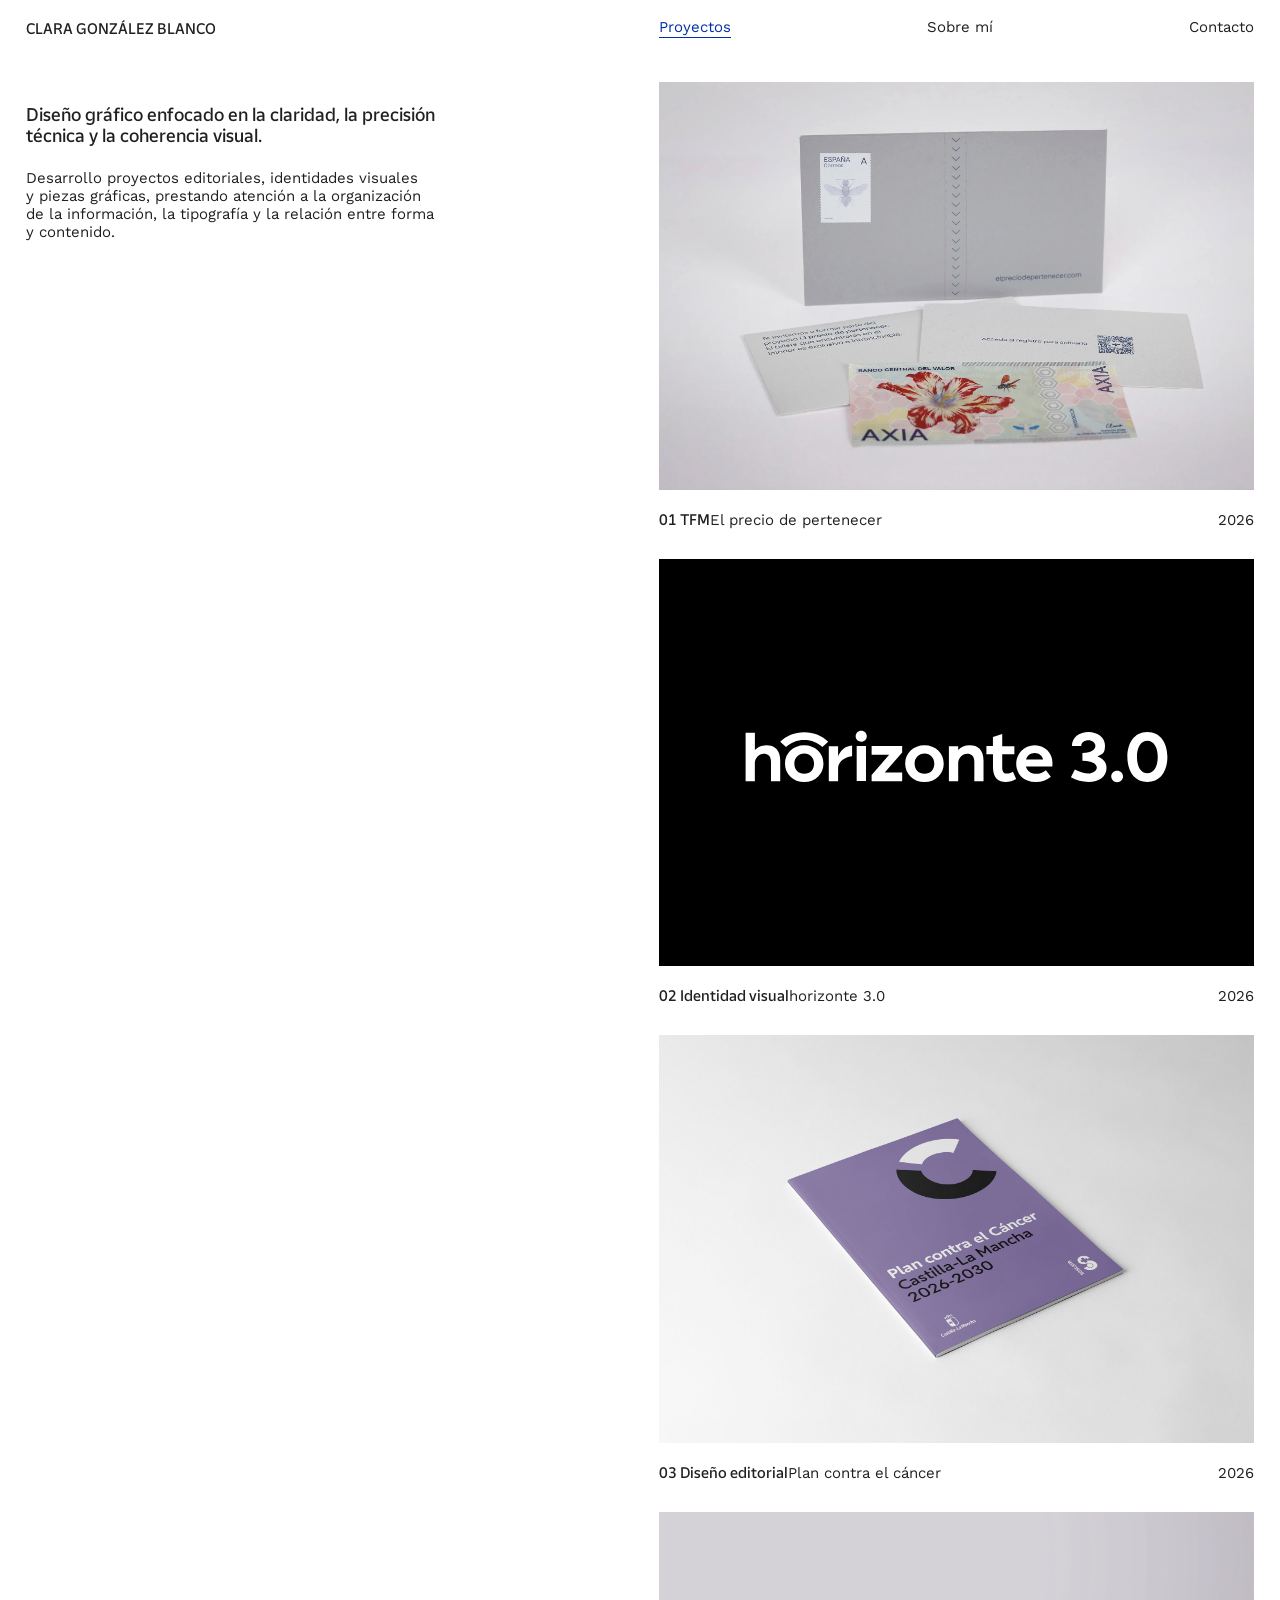
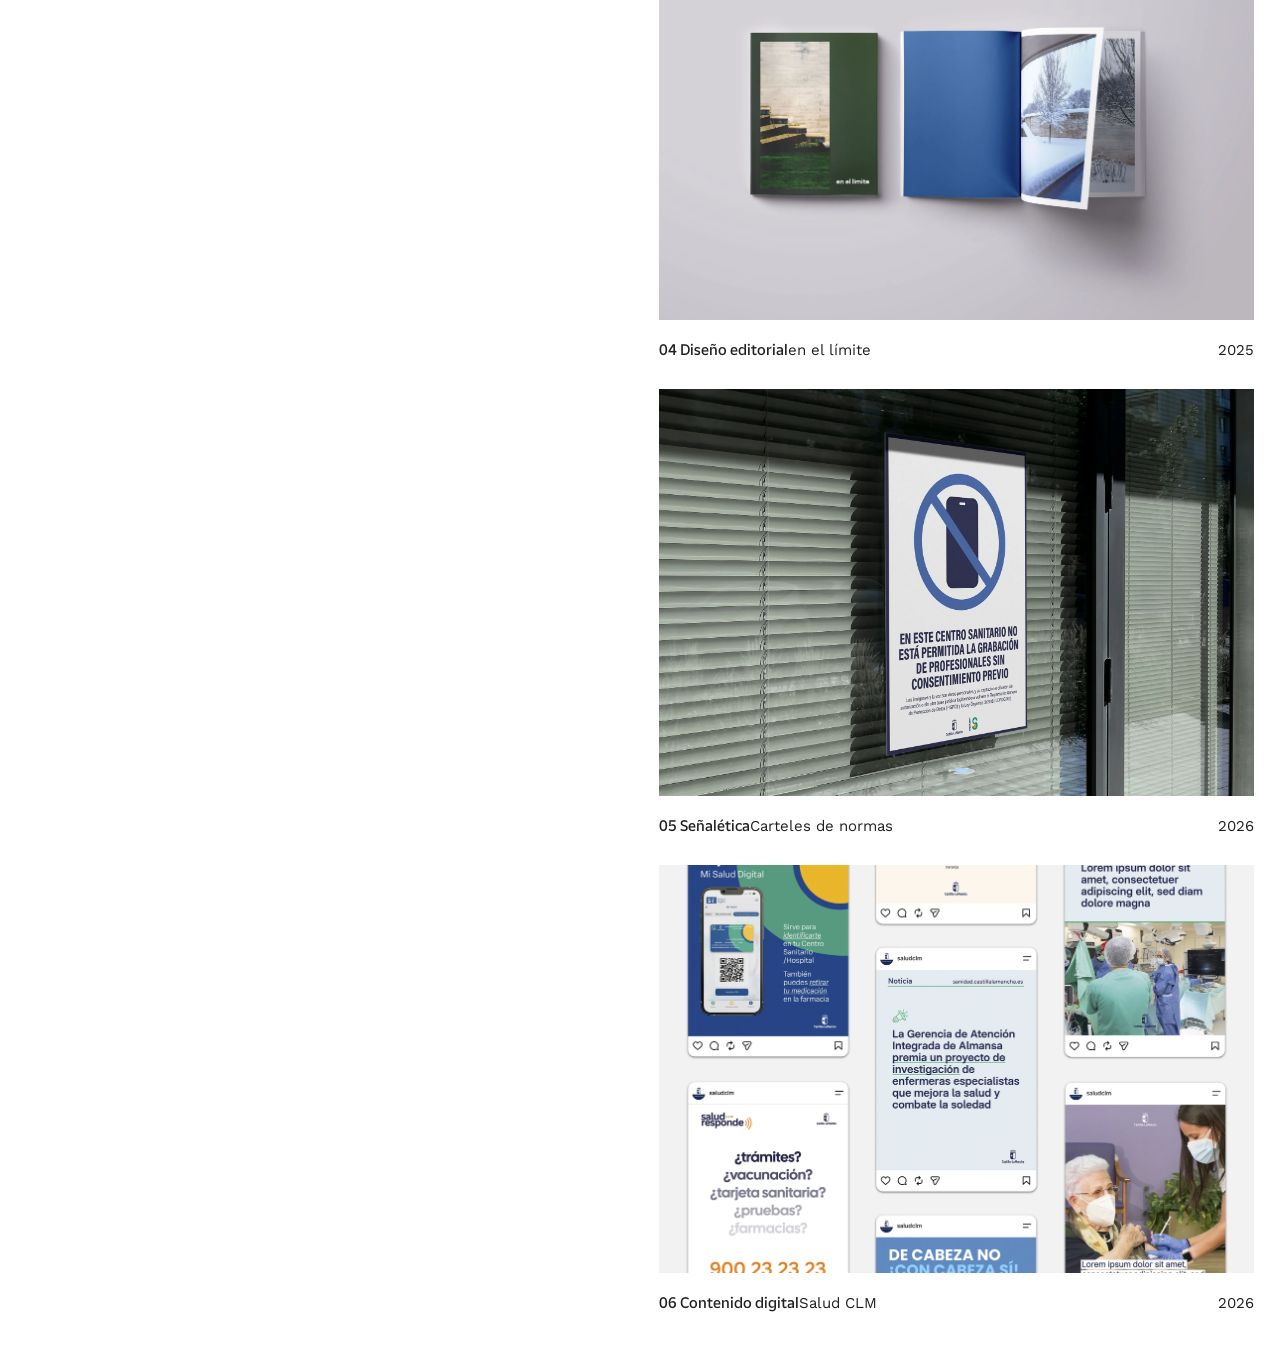
<file: index.html>
<!DOCTYPE html>
<html lang="es">
  <head>
    <meta charset="utf-8"><meta name="viewport" content="width=device-width, initial-scale=1"><link rel="preload" href="fonts/CarteroRegular.otf" as="font" type="font/otf" crossorigin><link rel="preload" href="fonts/CarteroBold.otf" as="font" type="font/otf" crossorigin><link rel="preload" href="fonts/WorkSans-Regular.ttf" as="font" type="font/ttf" crossorigin><link rel="preload" as="image" href="img/epdp1.webp" fetchpriority="high"><link rel="preload" as="image" href="img/ho3.0_portada.svg">
    <meta name="description" content="Portfolio de Clara González Blanco, diseñadora gráfica.">
    <link rel="icon" href="img/favicon/favicon.svg?v=3" type="image/svg+xml"><link rel="icon" href="img/favicon/favicon.ico?v=3" sizes="48x48"><link rel="apple-touch-icon" href="img/favicon/apple-touch-icon.png?v=3"><title>Clara González Blanco</title>
    <link rel="stylesheet" href="css/tipos.css?v=42"><link rel="stylesheet" href="css/style.css?v=42"><link rel="stylesheet" href="css/responsive.css?v=42">
    <script>
      (function(d){try{if("IntersectionObserver"in window&&!matchMedia("(prefers-reduced-motion: reduce)").matches)d.classList.add("anim")}catch(e){}})(document.documentElement);setTimeout(function(){if(!window.__animOk)document.documentElement.classList.remove("anim")},3000)
    </script>
    <script src="js/animaciones.js?v=42" defer>
    </script>
  </head>
  <body class="portfolio-home">
    <header class="site-header">
      <div class="header-inner">
        <a class="brand" href="index.html">CLARA GONZÁLEZ BLANCO</a>
        <nav class="site-nav" aria-label="Navegación principal">
          <a href="index.html" aria-current="page">Proyectos</a><a href="sobre-mi.html">Sobre mí</a><a href="contacto.html">Contacto</a>
        </nav>
      </div>
    </header>
    <main class="portfolio-grid">
      <aside class="portfolio-intro">
        <p class="intro-copy">
          Diseño gráfico enfocado en la claridad, la precisión técnica y la coherencia visual.
        </p>
        <p>
          Desarrollo proyectos editoriales, identidades visuales y piezas gráficas, prestando atención a la organización de la información, la tipografía y la relación entre forma y contenido.
        </p>
      </aside>
      <section class="portfolio-projects" id="proyectos" aria-label="Proyectos">
        <a class="portfolio-project" href="proyectos/el-precio-de-pertenecer.html">
        <span class="thumb"><img src="img/epdp1.webp" alt="Billete conceptual de El precio de pertenecer" fetchpriority="high"></span>
        <div class="portfolio-project-meta">
          <span><strong>01 TFM</strong><span class="project-name">El precio de pertenecer</span></span><span>2026</span>
        </div>
        </a>
        <a class="portfolio-project" href="proyectos/proyecto-horizonte3.0.html">
        <span class="thumb"><img loading="lazy" decoding="async" src="img/ho3.0_portada.svg" alt="Identidad visual horizonte 3.0"></span>
        <div class="portfolio-project-meta">
          <span><strong>02 Identidad visual</strong>horizonte 3.0</span><span>2026</span>
        </div>
        </a>
        <a class="portfolio-project" href="proyectos/plan-cancer.html">
        <span class="thumb"><img src="img/plan_cancer_portada.jpg" alt="Mockup del Plan contra el cáncer" fetchpriority="auto" decoding="async"></span>
        <div class="portfolio-project-meta">
          <span><strong>03 Diseño editorial</strong>Plan contra el cáncer</span><span>2026</span>
        </div>
        </a>
        <a class="portfolio-project" href="proyectos/en-el-limite.html">
        <span class="thumb"><img src="img/en_el_limite.webp" alt="Cubierta e interior del libro «en el límite»" fetchpriority="auto" decoding="async"></span>
        <div class="portfolio-project-meta">
          <span><strong>04 Diseño editorial</strong>en el límite</span><span>2025</span>
        </div>
        </a>
        <a class="portfolio-project" href="proyectos/carteles-normas.html">
        <span class="thumb"><img loading="lazy" decoding="async" src="img/normas_v2.webp" alt="Cartel de prohibición de grabar colocado en una ventana"></span>
        <div class="portfolio-project-meta">
          <span><strong>05 Señalética</strong>Carteles de normas</span><span>2026</span>
        </div>
        </a>
        <a class="portfolio-project" href="proyectos/contenido-digital.html">
        <span class="thumb" aria-hidden="true"><img loading="lazy" decoding="async" src="img/portada_posts.webp" alt="Diseño de posts de Instagram para saludclm"></span>
        <div class="portfolio-project-meta">
          <span><strong>06 Contenido digital</strong>Salud CLM</span><span>2026</span>
        </div>
        </a>
      </section>
    </main>
  </body>
</html>
</file>
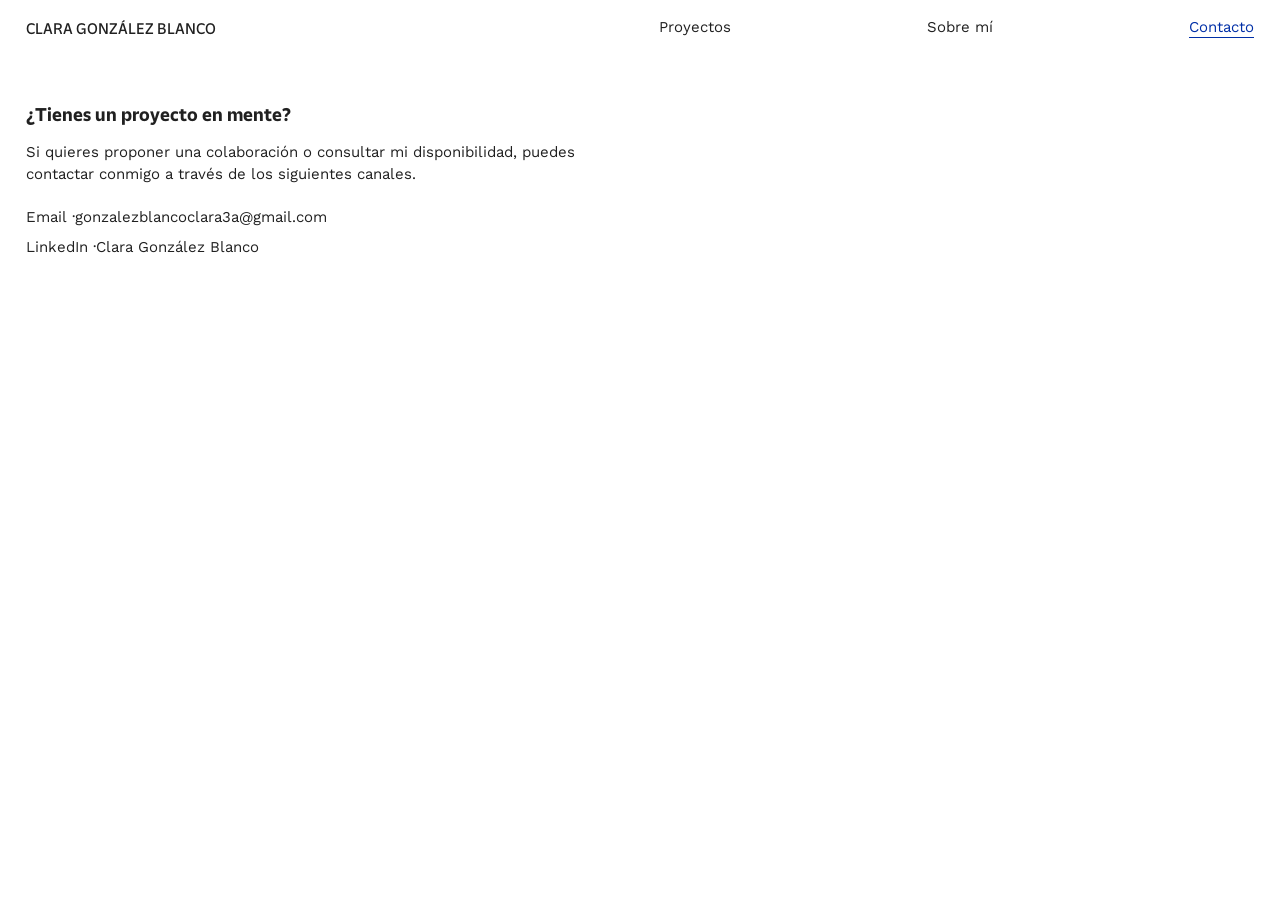
<file: contacto.html>
<!DOCTYPE html>
<html lang="es">
  <head>
    <meta charset="utf-8"><meta name="viewport" content="width=device-width, initial-scale=1"><link rel="preload" href="fonts/CarteroRegular.otf" as="font" type="font/otf" crossorigin><link rel="preload" href="fonts/CarteroBold.otf" as="font" type="font/otf" crossorigin><link rel="preload" href="fonts/WorkSans-Regular.ttf" as="font" type="font/ttf" crossorigin>
    <meta name="description" content="Contacto de Clara González Blanco."><link rel="icon" href="img/favicon/favicon.svg?v=3" type="image/svg+xml"><link rel="icon" href="img/favicon/favicon.ico?v=3" sizes="48x48"><link rel="apple-touch-icon" href="img/favicon/apple-touch-icon.png?v=3"><title>Contacto</title>
    <link rel="stylesheet" href="css/tipos.css?v=42"><link rel="stylesheet" href="css/style.css?v=42"><link rel="stylesheet" href="css/responsive.css?v=42">
    <script>
      (function(d){try{if("IntersectionObserver"in window&&!matchMedia("(prefers-reduced-motion: reduce)").matches)d.classList.add("anim")}catch(e){}})(document.documentElement);setTimeout(function(){if(!window.__animOk)document.documentElement.classList.remove("anim")},3000)
    </script>
    <script src="js/animaciones.js?v=42" defer>
    </script>
  </head>
  <body class="contact-page">
    <header class="site-header">
      <div class="header-inner">
        <a class="brand" href="index.html">CLARA GONZÁLEZ BLANCO</a>
        <nav class="site-nav" aria-label="Navegación principal">
          <a href="index.html">Proyectos</a><a href="sobre-mi.html">Sobre mí</a><a href="contacto.html" aria-current="page">Contacto</a>
        </nav>
      </div>
    </header>
    <main class="contact-simple">
      <h1>
        ¿Tienes un proyecto en mente?
      </h1>
      <p>
        Si quieres proponer una colaboración o consultar mi disponibilidad, puedes contactar conmigo a través de los siguientes canales.
      </p>
      <p class="contact-line">
        Email ·<a href="mailto:gonzalezblancoclara3a@gmail.com">gonzalezblancoclara3a@gmail.com</a>
      </p>
      <p class="contact-line">
        LinkedIn ·<a href="https://www.linkedin.com/in/clara-gonz%C3%A1lez-blanco-802003390/" target="_blank" rel="noreferrer">Clara González Blanco</a>
      </p>
    </main>
  </body>
</html>
</file>
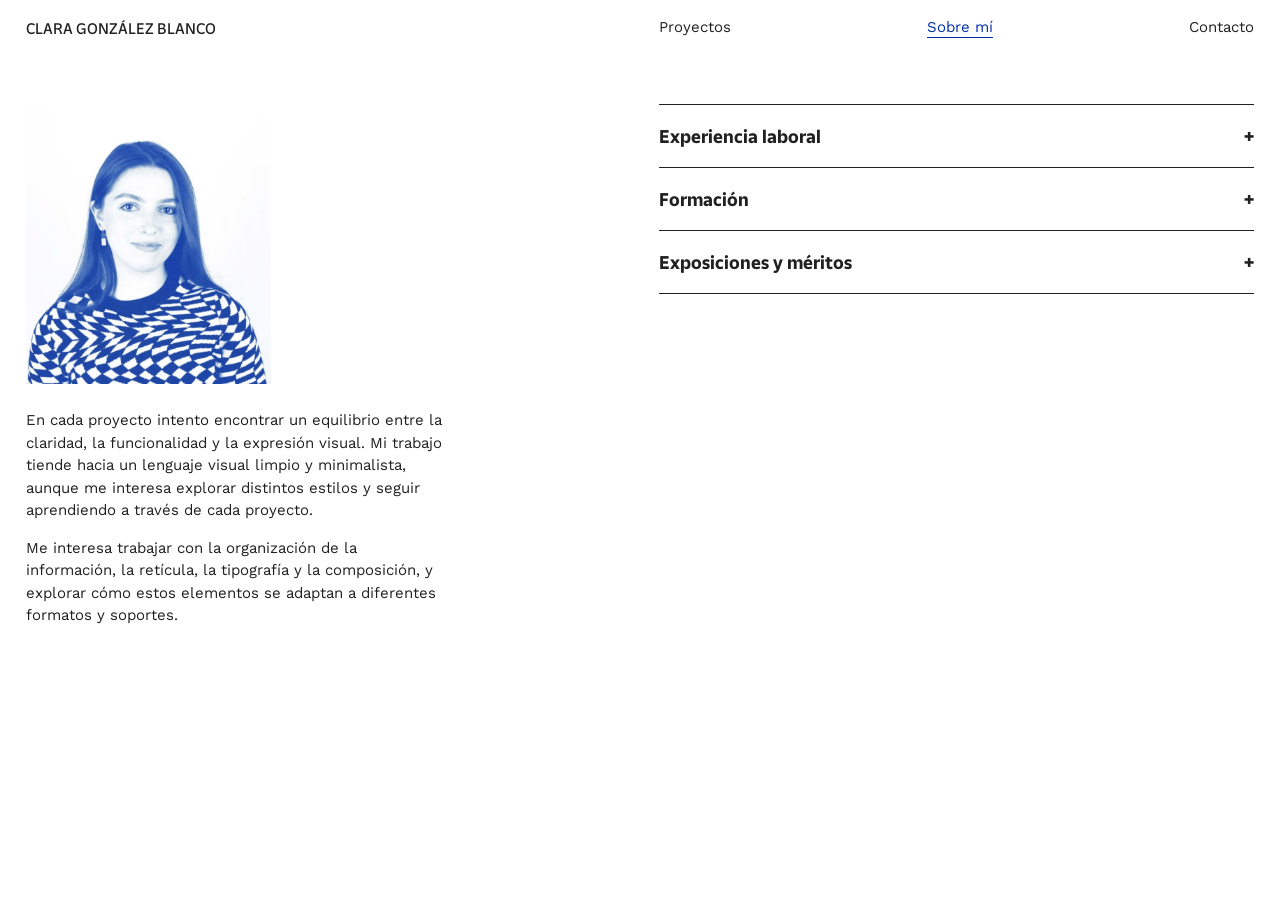
<file: sobre-mi.html>
<!DOCTYPE html>
<html lang="es">
  <head>
    <meta charset="utf-8"><meta name="viewport" content="width=device-width, initial-scale=1"><link rel="preload" href="fonts/CarteroRegular.otf" as="font" type="font/otf" crossorigin><link rel="preload" href="fonts/CarteroBold.otf" as="font" type="font/otf" crossorigin><link rel="preload" href="fonts/WorkSans-Regular.ttf" as="font" type="font/ttf" crossorigin><link rel="preload" as="image" href="img/retrato.jpeg" fetchpriority="high">
    <meta name="description" content="Sobre Clara González Blanco, diseñadora gráfica.">
    <link rel="icon" href="img/favicon/favicon.svg?v=3" type="image/svg+xml"><link rel="icon" href="img/favicon/favicon.ico?v=3" sizes="48x48"><link rel="apple-touch-icon" href="img/favicon/apple-touch-icon.png?v=3"><title>Sobre mí</title>
    <link rel="stylesheet" href="css/tipos.css?v=42"><link rel="stylesheet" href="css/style.css?v=42"><link rel="stylesheet" href="css/responsive.css?v=42">
    <script>
      (function(d){try{if("IntersectionObserver"in window&&!matchMedia("(prefers-reduced-motion: reduce)").matches)d.classList.add("anim")}catch(e){}})(document.documentElement);setTimeout(function(){if(!window.__animOk)document.documentElement.classList.remove("anim")},3000)
    </script>
    <script src="js/animaciones.js?v=42" defer>
    </script>
  </head>
  <body class="about-page">
    <header class="site-header">
      <div class="header-inner">
        <a class="brand" href="index.html">CLARA GONZÁLEZ BLANCO</a>
        <nav class="site-nav" aria-label="Navegación principal">
          <a href="index.html">Proyectos</a><a href="sobre-mi.html" aria-current="page">Sobre mí</a><a href="contacto.html">Contacto</a>
        </nav>
      </div>
    </header>
    <main class="about-grid">
      <aside class="about-fixed">
        <img src="img/retrato.jpeg" alt="Retrato de Clara González Blanco" fetchpriority="high">
        <p>
          En cada proyecto intento encontrar un equilibrio entre la claridad, la funcionalidad y la expresión visual. Mi trabajo tiende hacia un lenguaje visual limpio y minimalista, aunque me interesa explorar distintos estilos y seguir aprendiendo a través de cada proyecto.
        </p>
        <p>
          Me interesa trabajar con la organización de la información, la retícula, la tipografía y la composición, y explorar cómo estos elementos se adaptan a diferentes formatos y soportes.
        </p>
      </aside>
      <section class="about-accordions" aria-label="Información profesional">
        <details class="cv-accordion">
          <summary>
            Experiencia laboral<span>+</span>
          </summary>
          <div class="accordion-content">
            <h3>
              Consejería de Sanidad<span>2026</span>
            </h3>
            <p>
              Diseñadora gráfica en el Gabinete de la Consejería de Sanidad de Castilla-La Mancha.
            </p>
            <ul>
              <li>
                <strong>Creación de Contenido Digital:</strong>Diseño y elaboración de piezas gráficas para redes sociales y entornos web.
              </li>
              <li>
                <strong>Apoyo en Identidad Visual Corporativa:</strong>Maquetación de documentos corporativos, creación de logotipos, definición de paletas de colores y elaboración de plantillas, contribuyendo al mantenimiento y desarrollo de la imagen de marca de la empresa.
              </li>
              <li>
                <strong>Adaptación de Formatos y Artes Finales:</strong>Ajuste y preparación de artes finales para diferentes medios y soportes.
              </li>
            </ul>
          </div>
        </details>
        <details class="cv-accordion">
          <summary>
            Formación<span>+</span>
          </summary>
          <div class="accordion-content">
            <h3>
              Diseño Gráfico<span>2024_2026</span>
            </h3>
            <p>
              Escuela de Grabado y Diseño Gráfico, Fábrica Nacional de Moneda y Timbre.
            </p>
            <h3>
              Bellas Artes<span>2020_2024</span>
            </h3>
            <p>
              Facultad de Bellas Artes, Universidad Complutense de Madrid.
            </p>
            <h3>
              Erasmus<span>2022_2023</span>
            </h3>
            <p>
              University of the Arts London, Bellas Artes: Pintura.
            </p>
          </div>
        </details>
        <details class="cv-accordion">
          <summary>
            Exposiciones y méritos<span>+</span>
          </summary>
          <div class="accordion-content">
            <h3 class="cv-year">
              2026
            </h3>
            <p>
              Participante en la exposición «Tinta de Verano» en el Museo de Obra Gráfica de San Clemente, Cuenca.
            </p>
            <h3 class="cv-year">
              2025
            </h3>
            <p>
              Participante en la exposición «Tinta de Verano» en el Museo Real Casa de la Moneda, Fábrica Nacional de Moneda y Timbre, Madrid.
            </p>
            <h3 class="cv-year">
              2024
            </h3>
            <p>
              Participante en la exposición colectiva «Simbiosis» y en la exposición colectiva de Fin de Grado en la sala de exposiciones de la Facultad de Bellas Artes de Madrid.
            </p>
            <p>
              Obra gráfica prestada para el curso educativo «Herbarios Insumisos» del Museo Thyssen.
            </p>
            <p>
              Participante en el mercado de diseño de arquitectos POP ARQ STORE, Madrid.
            </p>
            <h3 class="cv-year">
              2023
            </h3>
            <p>
              Participante en la exposición colectiva «Memoria» en el Centro Sociocultural El Greco, Madrid.
            </p>
            <p>
              Participante en el mercado de artesanía de San Lucas, Toledo, y en ART ARQ, en la Fundación Alejandro de la Sota.
            </p>
          </div>
        </details>
      </section>
    </main>
  </body>
</html>
</file>
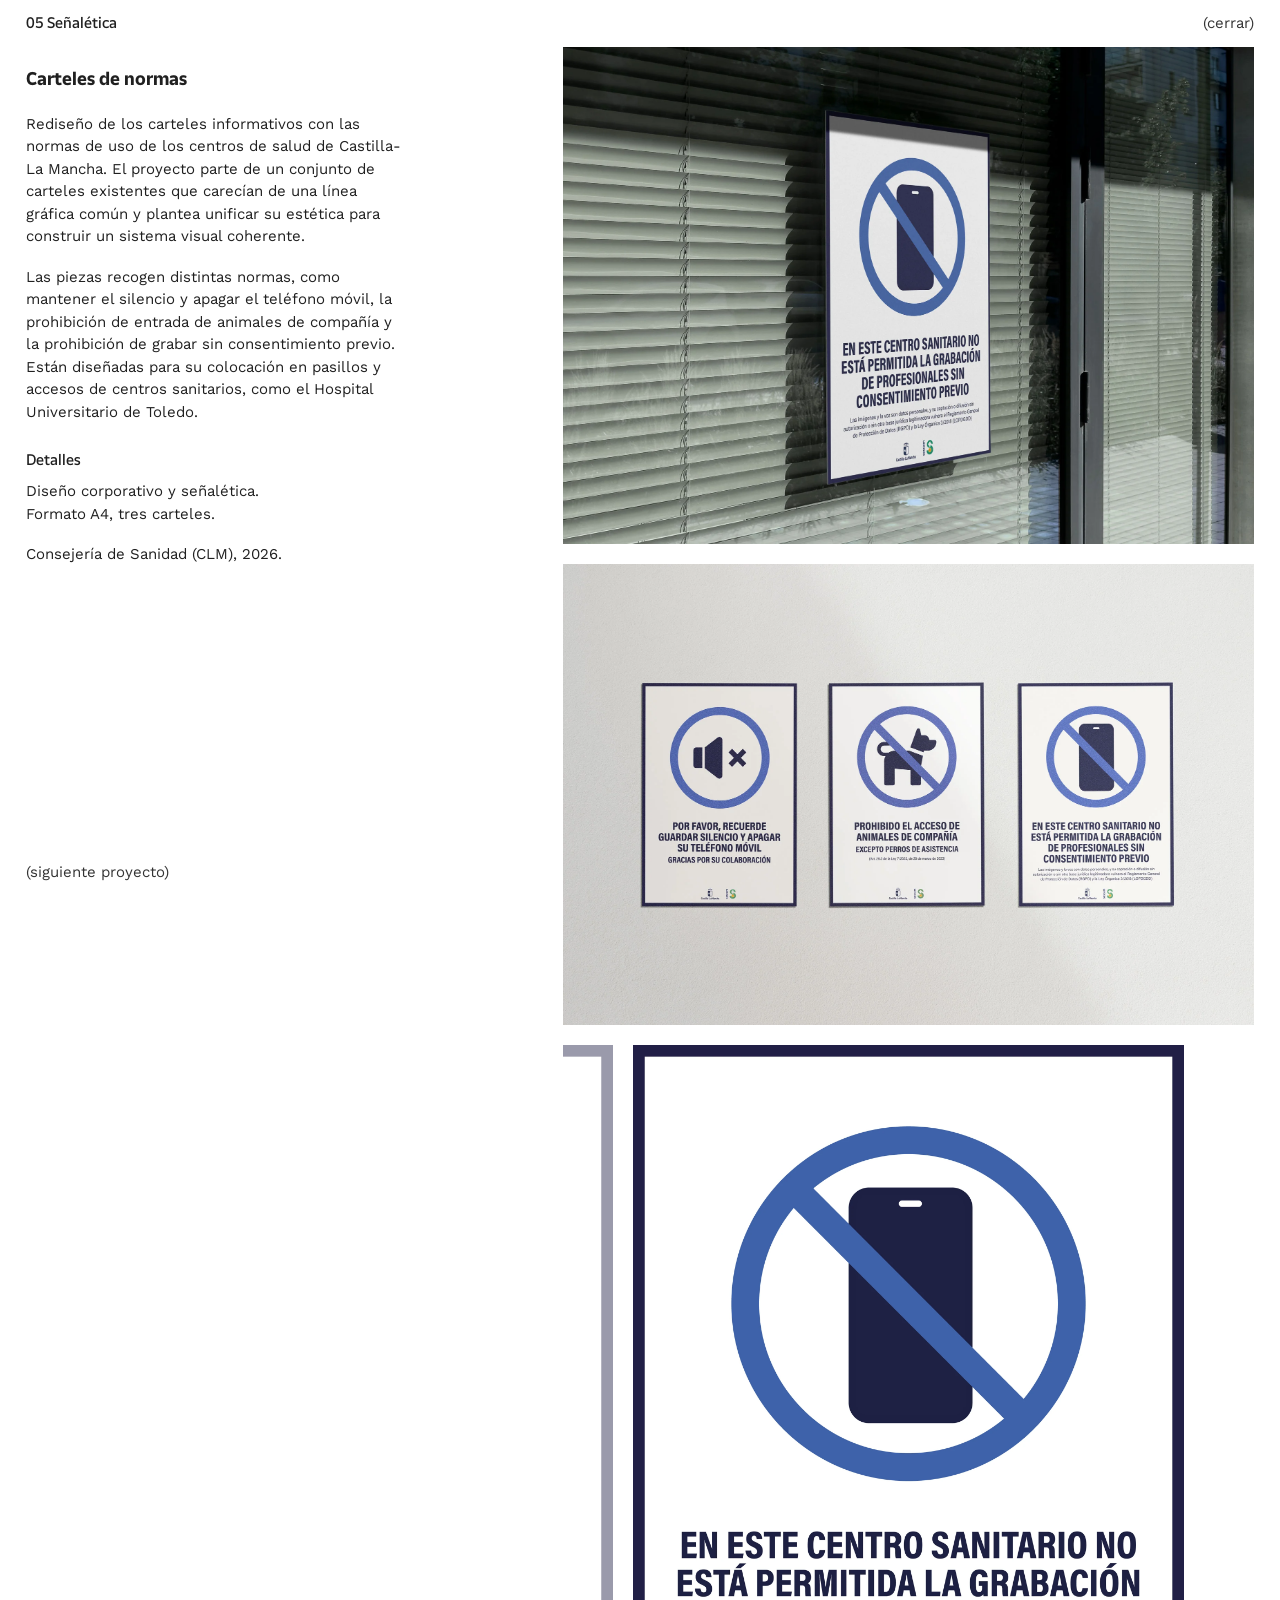
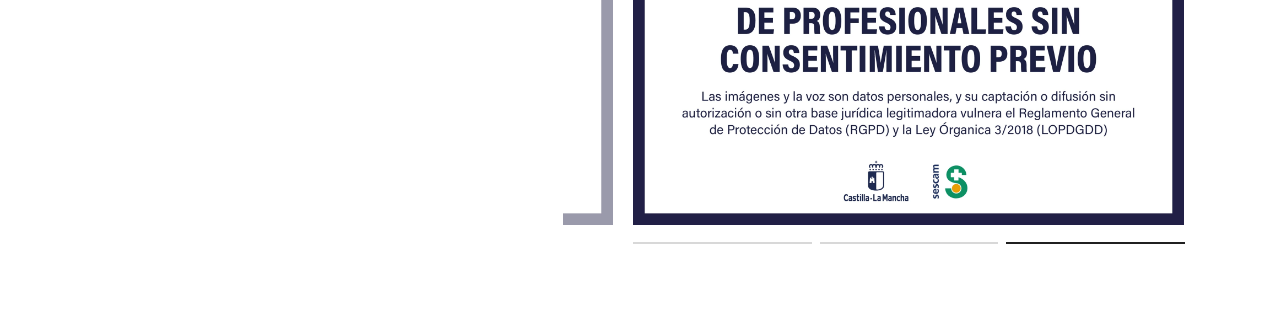
<file: proyectos/carteles-normas.html>
<!DOCTYPE html>
<html lang="es">
  <head>
    <meta charset="utf-8">
    <meta name="viewport" content="width=device-width, initial-scale=1"><link rel="preload" href="../fonts/CarteroRegular.otf" as="font" type="font/otf" crossorigin><link rel="preload" href="../fonts/CarteroBold.otf" as="font" type="font/otf" crossorigin><link rel="preload" href="../fonts/WorkSans-Regular.ttf" as="font" type="font/ttf" crossorigin><link rel="preload" as="image" href="../img/normas_v2.webp" fetchpriority="high">
    <meta name="description" content="Carteles de normas — Clara González Blanco.">
    <link rel="icon" href="../img/favicon/favicon.svg?v=3" type="image/svg+xml"><link rel="icon" href="../img/favicon/favicon.ico?v=3" sizes="48x48"><link rel="apple-touch-icon" href="../img/favicon/apple-touch-icon.png?v=3">
    <title>Carteles de normas</title>
    <link rel="stylesheet" href="../css/tipos.css?v=42">
    <link rel="stylesheet" href="../css/style.css?v=42">
    <link rel="stylesheet" href="../css/responsive.css?v=42">
    <script>
      (function(d){try{if("IntersectionObserver"in window&&!matchMedia("(prefers-reduced-motion: reduce)").matches)d.classList.add("anim")}catch(e){}})(document.documentElement);setTimeout(function(){if(!window.__animOk)document.documentElement.classList.remove("anim")},3000)
    </script>
    <script src="../js/animaciones.js?v=42" defer>
    </script>
  </head>
  <body class="case-page">
    <header class="case-topbar">
      <div class="case-topbar-title">
        <span><strong>05 Señalética</strong></span>
      </div>
      <a class="case-topbar-close" href="../index.html#proyectos">(cerrar)</a>
    </header>
    <main class="case-grid">
      <aside class="case-fixed">
        <h1 class="case-title">
          Carteles de normas
        </h1>
        <p>
          Rediseño de los carteles informativos con las normas de uso de los centros de salud de Castilla-La Mancha. El proyecto parte de un conjunto de carteles existentes que carecían de una línea gráfica común y plantea unificar su estética para construir un sistema visual coherente.
        </p>
        <p>
          Las piezas recogen distintas normas, como mantener el silencio y apagar el teléfono móvil, la prohibición de entrada de animales de compañía y la prohibición de grabar sin consentimiento previo. Están diseñadas para su colocación en pasillos y accesos de centros sanitarios, como el Hospital Universitario de Toledo.
        </p>
        <h2>
          Detalles
        </h2>
        <p>
          Diseño corporativo y señalética.<br>Formato A4, tres carteles.
        </p>
        <p>
          Consejería de Sanidad (CLM), 2026.
        </p>
        <nav class="case-next case-next-aside" aria-label="Siguiente proyecto: 06 SaludCLM">
          <a href="contenido-digital.html">(siguiente proyecto)</a>
        </nav>
      </aside>
      <section class="case-gallery" aria-label="Imágenes del proyecto">
        <img src="../img/normas_v2.webp" alt="Cartel de prohibición de grabar colocado en una ventana de un centro sanitario" fetchpriority="high">
        <img loading="lazy" src="../img/normas.webp" alt="Tres carteles de normas para centros de salud: silencio, animales de compañía y grabación">
        <div class="carousel" role="region" aria-roledescription="carrusel" aria-label="Los tres carteles de normas">
          <div class="carousel-slides">
            <div class="carousel-track">
              <img src="../img/normas_silencio.webp" alt="Cartel: guardar silencio y apagar el teléfono móvil"><img src="../img/normas_mascotas.webp" alt="Cartel: prohibido el acceso de animales de compañía" fetchpriority="low" decoding="async"><img src="../img/normas_grabacion.webp" alt="Cartel: prohibida la grabación sin consentimiento previo" fetchpriority="low" decoding="async">
            </div>
          </div>
        </div>
        <nav class="case-next case-next-end" aria-label="Siguiente proyecto: 06 SaludCLM">
          <a href="contenido-digital.html">(siguiente proyecto)</a>
        </nav>
      </section>
    </main>
  </body>
</html>
</file>
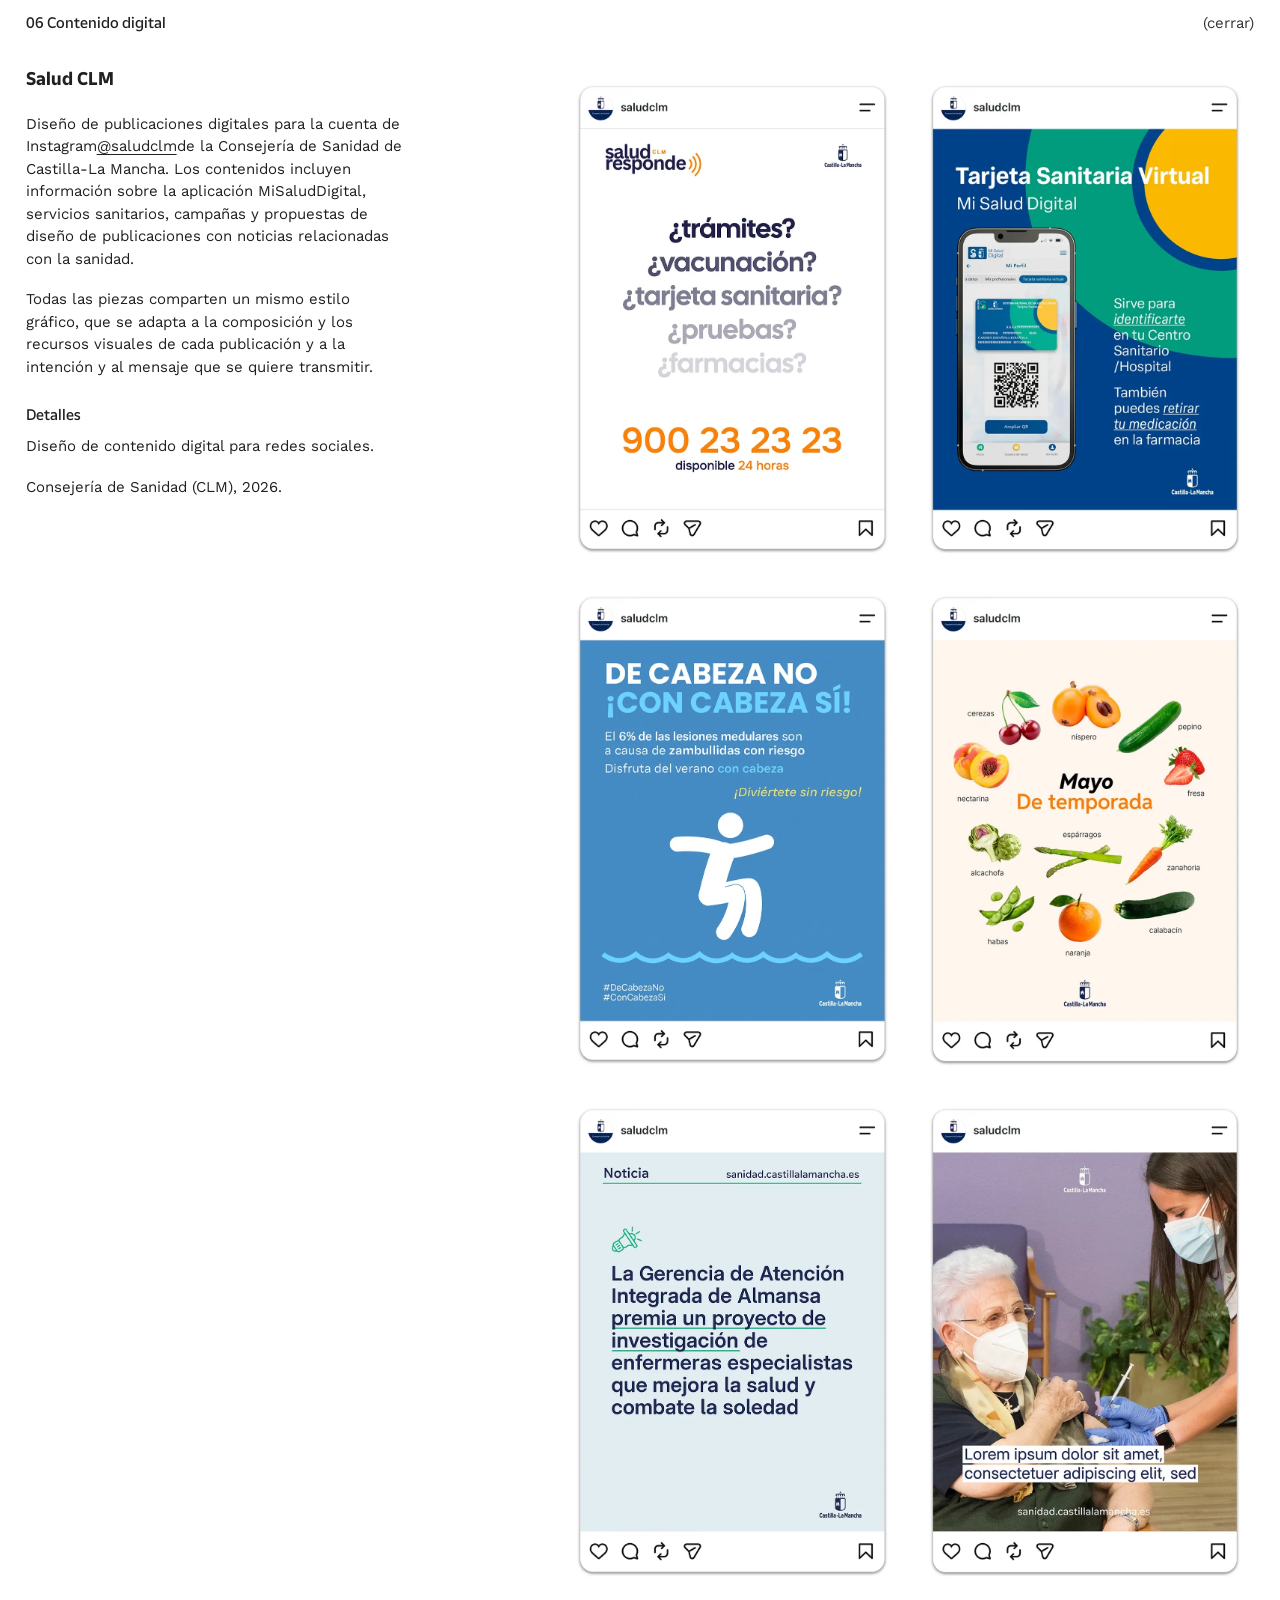
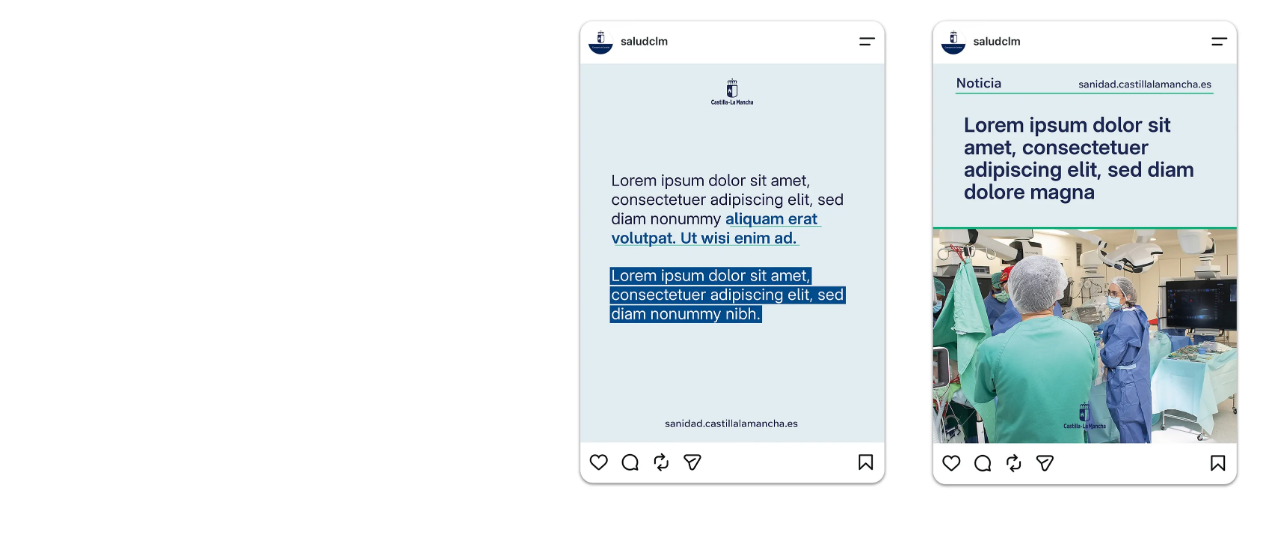
<file: proyectos/contenido-digital.html>
<!DOCTYPE html>
<html lang="es">
  <head>
    <meta charset="utf-8">
    <meta name="viewport" content="width=device-width, initial-scale=1"><link rel="preload" href="../fonts/CarteroRegular.otf" as="font" type="font/otf" crossorigin><link rel="preload" href="../fonts/CarteroBold.otf" as="font" type="font/otf" crossorigin><link rel="preload" href="../fonts/WorkSans-Regular.ttf" as="font" type="font/ttf" crossorigin><link rel="preload" as="image" href="../img/post_saludclm_01.webp" fetchpriority="high">
    <meta name="description" content="Contenido digital — Clara González Blanco.">
    <link rel="icon" href="../img/favicon/favicon.svg?v=3" type="image/svg+xml"><link rel="icon" href="../img/favicon/favicon.ico?v=3" sizes="48x48"><link rel="apple-touch-icon" href="../img/favicon/apple-touch-icon.png?v=3">
    <title>Contenido digital</title>
    <link rel="stylesheet" href="../css/tipos.css?v=42">
    <link rel="stylesheet" href="../css/style.css?v=42">
    <link rel="stylesheet" href="../css/responsive.css?v=42">
    <script>
      (function(d){try{if("IntersectionObserver"in window&&!matchMedia("(prefers-reduced-motion: reduce)").matches)d.classList.add("anim")}catch(e){}})(document.documentElement);setTimeout(function(){if(!window.__animOk)document.documentElement.classList.remove("anim")},3000)
    </script>
    <script src="../js/animaciones.js?v=42" defer>
    </script>
  </head>
  <body class="case-page">
    <header class="case-topbar">
      <div class="case-topbar-title">
        <span><strong>06 Contenido digital</strong></span>
      </div>
      <a class="case-topbar-close" href="../index.html#proyectos">(cerrar)</a>
    </header>
    <main class="case-grid">
      <aside class="case-fixed">
        <h1 class="case-title">
          Salud CLM
        </h1>
        <p>
          Diseño de publicaciones digitales para la cuenta de Instagram<a href="https://www.instagram.com/saludclm/" target="_blank" rel="noreferrer">@saludclm</a>de la Consejería de Sanidad de Castilla-La Mancha. Los contenidos incluyen información sobre la aplicación MiSaludDigital, servicios sanitarios, campañas y propuestas de diseño de publicaciones con noticias relacionadas con la sanidad.
        </p>
        <p>
          Todas las piezas comparten un mismo estilo gráfico, que se adapta a la composición y los recursos visuales de cada publicación y a la intención y al mensaje que se quiere transmitir.
        </p>
        <h2>
          Detalles
        </h2>
        <p>
          Diseño de contenido digital para redes sociales.
        </p>
        <p>
          Consejería de Sanidad (CLM), 2026.
        </p>
      </aside>
      <section class="case-gallery" aria-label="Imágenes del proyecto">
        <div class="post-grid">
          <img src="../img/post_saludclm_01.webp" alt="Post de Salud Responde con el teléfono 900 23 23 23" fetchpriority="high"><img src="../img/post_saludclm_02.webp" alt="Post de la Tarjeta Sanitaria Virtual y Mi Salud Digital" fetchpriority="high"><img src="../img/post_saludclm_03.webp" alt="Post de la campaña sobre zambullidas con riesgo" fetchpriority="auto"><img src="../img/post_saludclm_04.webp" alt="Post de frutas y verduras de temporada en mayo" fetchpriority="auto"><img loading="lazy" src="../img/post_saludclm_05.webp" alt="Post de noticia con titular sobre fondo claro"><img loading="lazy" src="../img/post_saludclm_06.webp" alt="Post de noticia con fotografía y texto"><img loading="lazy" src="../img/post_saludclm_07.webp" alt="Post de carrusel solo con texto"><img loading="lazy" src="../img/post_saludclm_08.webp" alt="Post de noticia con titular y fotografía">
        </div>
      </section>
    </main>
  </body>
</html>
</file>
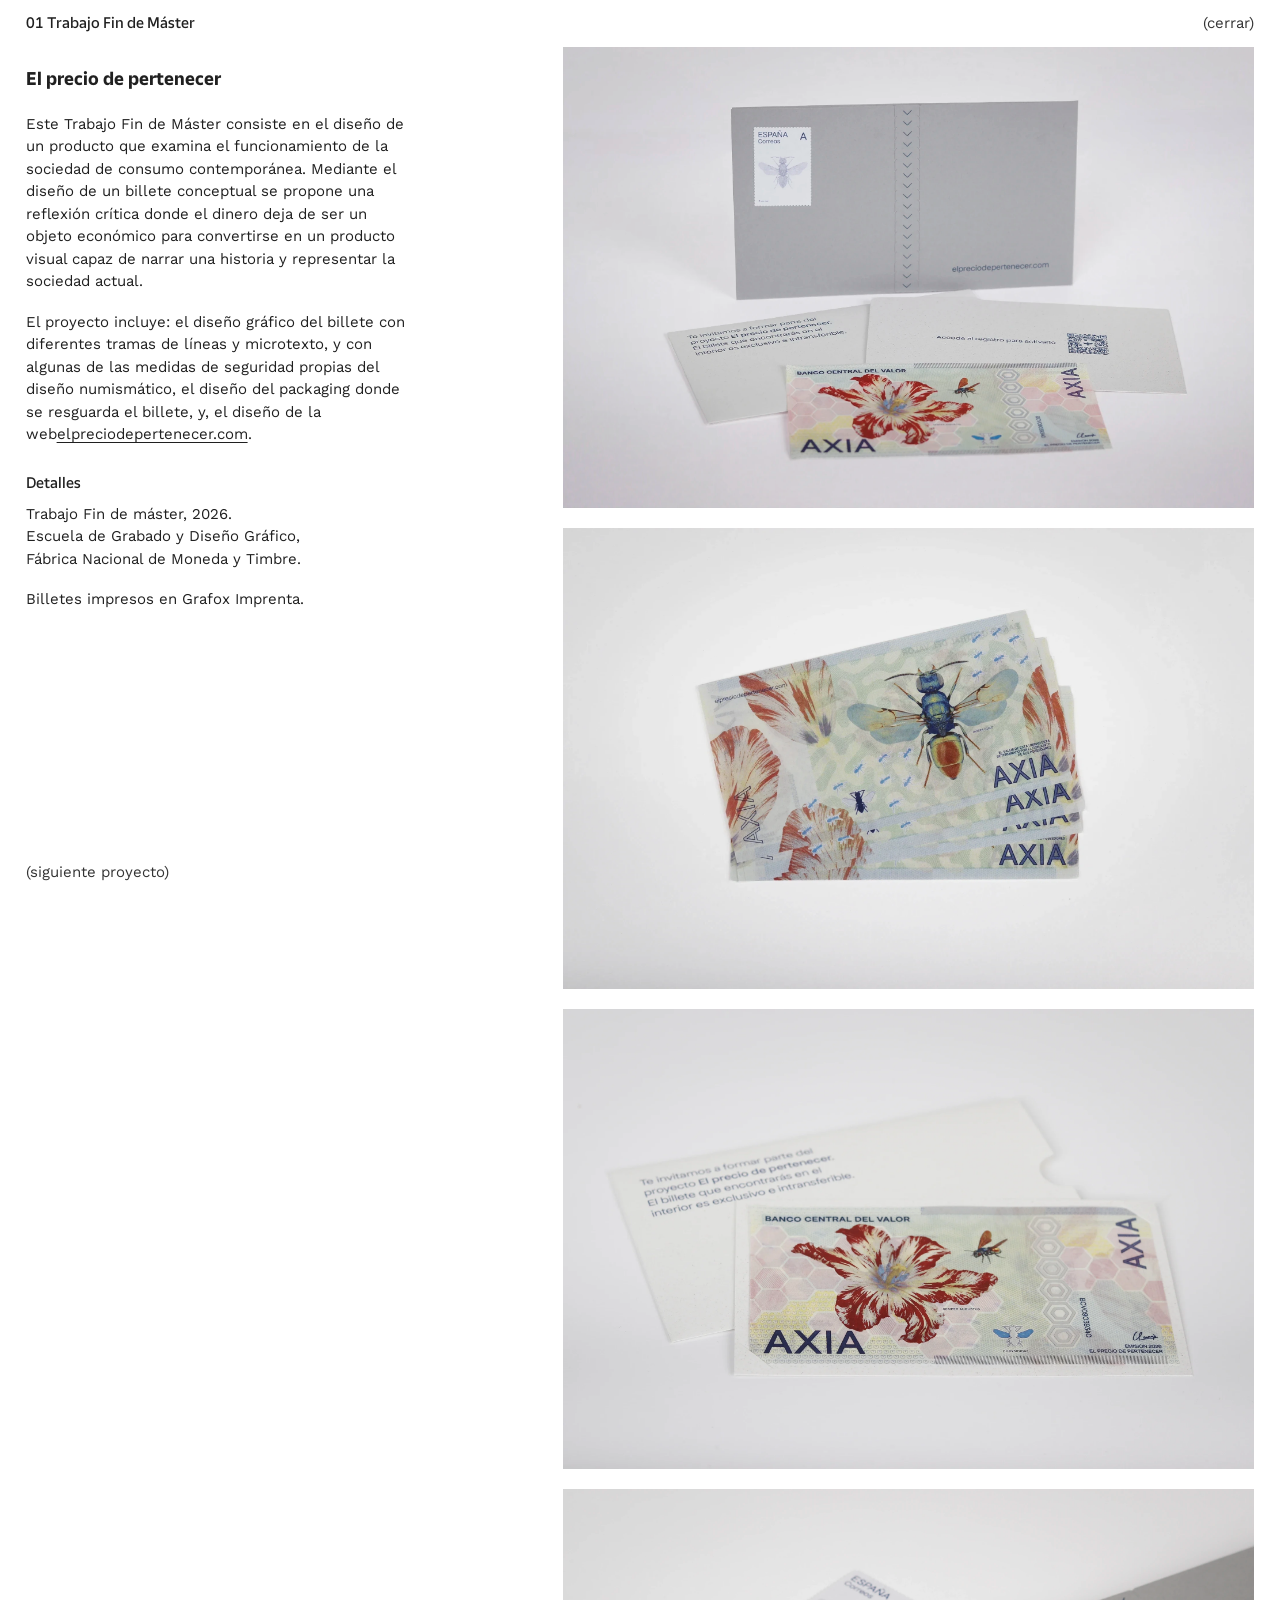
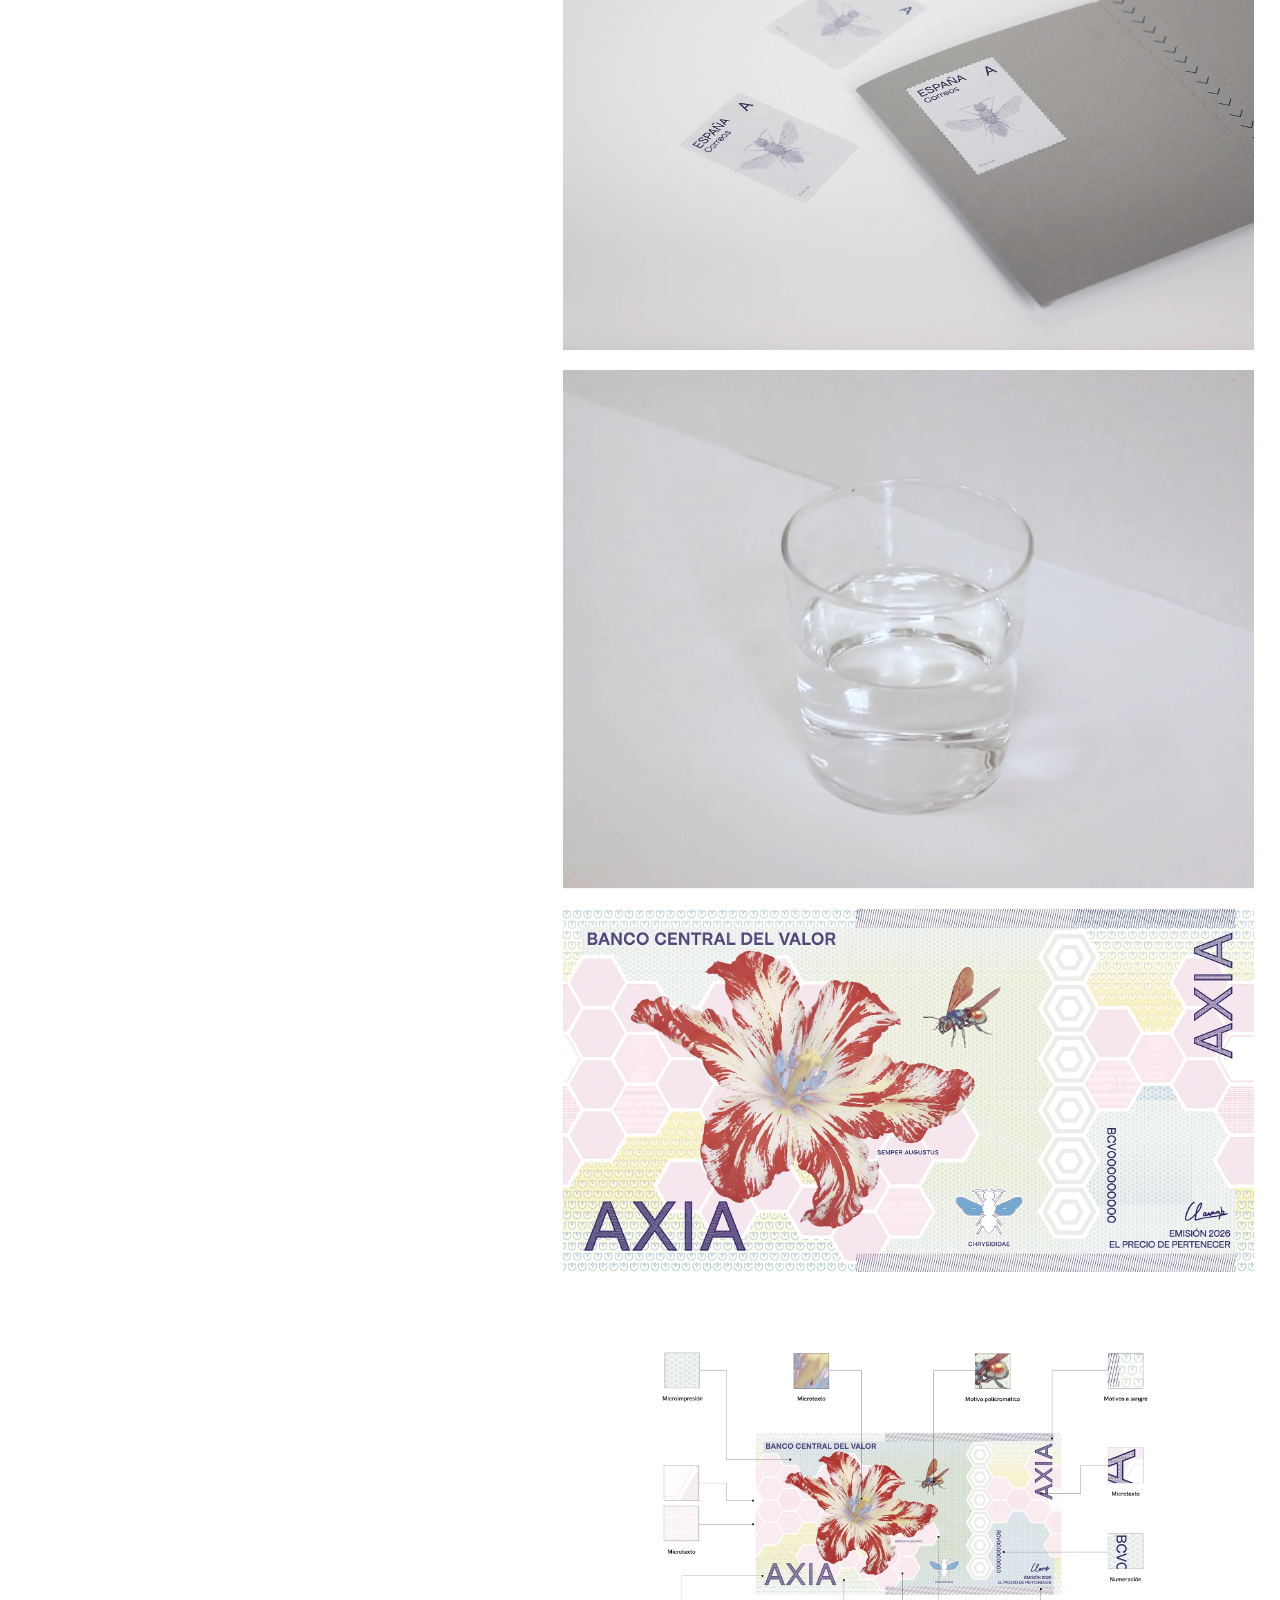
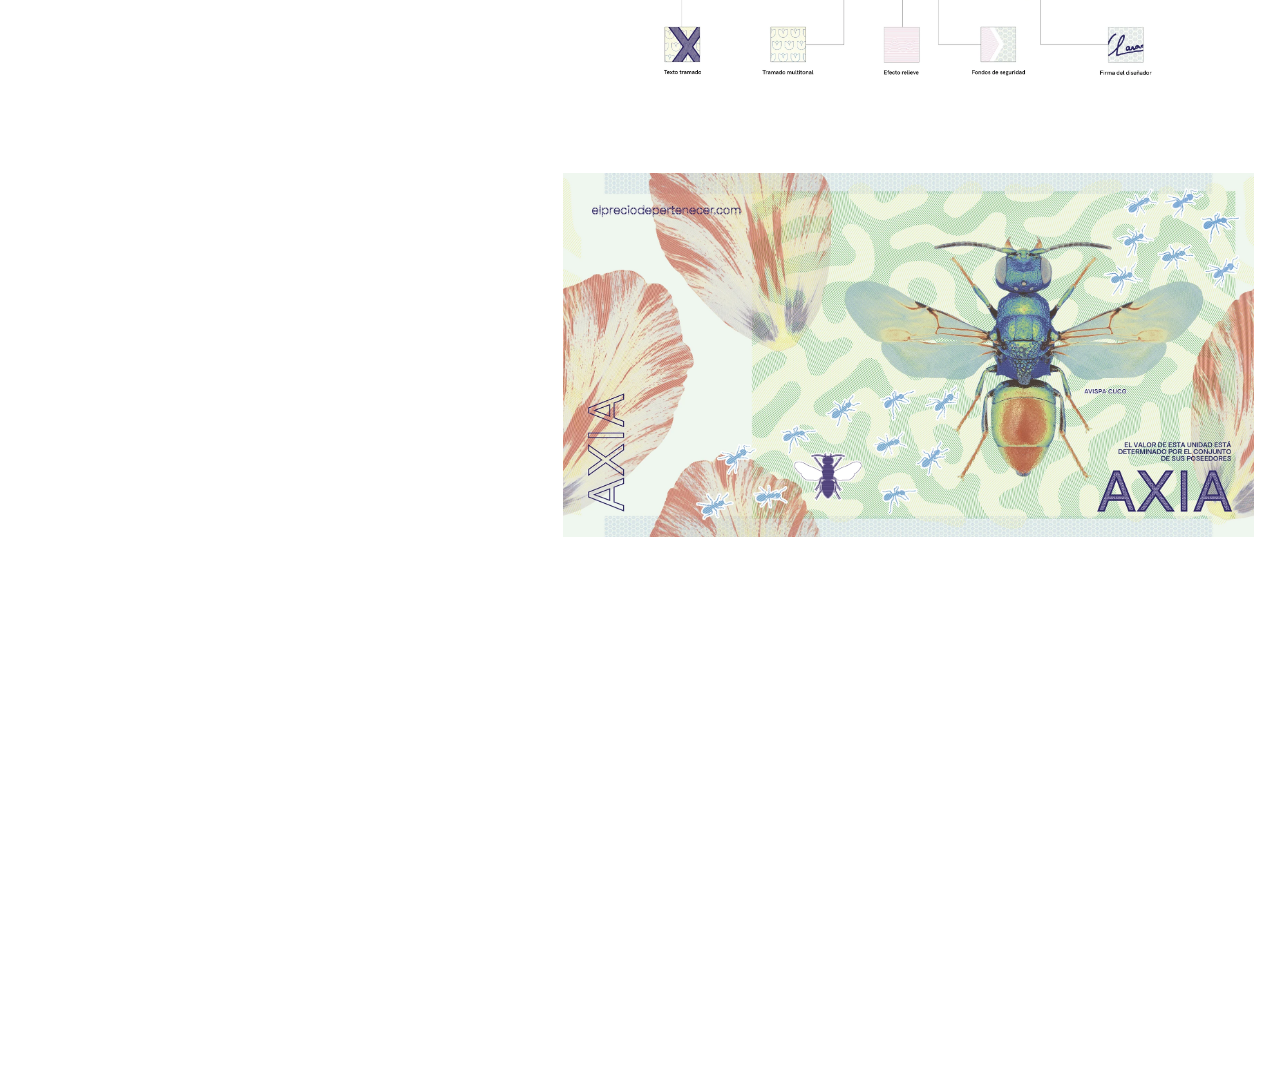
<file: proyectos/el-precio-de-pertenecer.html>
<!DOCTYPE html>
<html lang="es">
  <head>
    <meta charset="utf-8"><meta name="viewport" content="width=device-width, initial-scale=1"><link rel="preload" as="image" href="../img/epdp_poster.webp" fetchpriority="high"><link rel="preload" href="../fonts/CarteroRegular.otf" as="font" type="font/otf" crossorigin><link rel="preload" href="../fonts/CarteroBold.otf" as="font" type="font/otf" crossorigin><link rel="preload" href="../fonts/WorkSans-Regular.ttf" as="font" type="font/ttf" crossorigin><link rel="preload" as="image" href="../img/epdp1.webp" fetchpriority="high">
    <meta name="description" content="El precio de pertenecer — Clara González Blanco."><link rel="icon" href="../img/favicon/favicon.svg?v=3" type="image/svg+xml"><link rel="icon" href="../img/favicon/favicon.ico?v=3" sizes="48x48"><link rel="apple-touch-icon" href="../img/favicon/apple-touch-icon.png?v=3"><title>El precio de pertenecer</title>
    <link rel="stylesheet" href="../css/tipos.css?v=42"><link rel="stylesheet" href="../css/style.css?v=42"><link rel="stylesheet" href="../css/responsive.css?v=42">
    <script>
      (function(d){try{if("IntersectionObserver"in window&&!matchMedia("(prefers-reduced-motion: reduce)").matches)d.classList.add("anim")}catch(e){}})(document.documentElement);setTimeout(function(){if(!window.__animOk)document.documentElement.classList.remove("anim")},3000)
    </script>
    <script src="../js/animaciones.js?v=42" defer>
    </script>
  </head>
  <body class="case-page">
    <header class="case-topbar">
      <div class="case-topbar-title">
        <span><strong>01 Trabajo Fin de Máster</strong></span>
      </div>
      <a class="case-topbar-close" href="../index.html#proyectos">(cerrar)</a>
    </header>
    <main class="case-grid">
      <aside class="case-fixed">
        <h1 class="case-title">
          El precio de pertenecer
        </h1>
        <p>
          Este Trabajo Fin de Máster consiste en el diseño de un producto que examina el funcionamiento de la sociedad de consumo contemporánea. Mediante el diseño de un billete conceptual se propone una reflexión crítica donde el dinero deja de ser un objeto económico para convertirse en un producto visual capaz de narrar una historia y representar la sociedad actual.
        </p>
        <p>
          El proyecto incluye: el diseño gráfico del billete con diferentes tramas de líneas y microtexto, y con algunas de las medidas de seguridad propias del diseño numismático, el diseño del packaging donde se resguarda el billete, y, el diseño de la web<a href="https://www.elpreciodepertenecer.com/">elpreciodepertenecer.com</a>.
        </p>
        <h2>
          Detalles
        </h2>
        <p>
          Trabajo Fin de máster, 2026.<br>Escuela de Grabado y Diseño Gráfico,<br>Fábrica Nacional de Moneda y Timbre.
        </p>
        <p>
          Billetes impresos en Grafox Imprenta.
        </p>
        <nav class="case-next case-next-aside" aria-label="Siguiente proyecto: 02 horizonte 3.0">
          <a href="proyecto-horizonte3.0.html">(siguiente proyecto)</a>
        </nav>
      </aside>
      <section class="case-gallery" aria-label="Imágenes del proyecto">
        <img src="../img/epdp1.webp" alt="Billete conceptual de El precio de pertenecer" fetchpriority="high">
        <img loading="lazy" src="../img/epdp2.webp" alt="Detalle del billete y su presentación">
        <img loading="lazy" src="../img/epdp4.webp" alt="Packaging del proyecto">
        <img loading="lazy" src="../img/epdp5.webp" alt="Detalle del packaging">
        <video autoplay muted loop playsinline preload="auto" width="1440" height="1080" poster="../img/epdp_poster.webp" aria-label="Vídeo del billete conceptual El precio de pertenecer"><source src="../img/epdp.mp4" type="video/mp4"></video>
        <div class="synced-gif-gallery">
          <img class="hover-gif" src="../img/anverso.webp" data-gif="../img/anverso.gif" data-still="../img/anverso.webp" tabindex="0" role="button" aria-pressed="false" alt="Animación del anverso del billete (pasa el cursor o toca para animar)">
          <img loading="lazy" src="../img/epdp6.webp" alt="Elementos de seguridad del anverso del billete">
          <img class="hover-gif" src="../img/reverso.webp" data-gif="../img/reverso.gif" data-still="../img/reverso.webp" tabindex="0" role="button" aria-pressed="false" alt="Animación del reverso del billete (pasa el cursor o toca para animar)">
          <img loading="lazy" src="../img/epdp7.webp" alt="Elementos de seguridad del reverso del billete">
        </div>
        <nav class="case-next case-next-end" aria-label="Siguiente proyecto: 02 horizonte 3.0">
          <a href="proyecto-horizonte3.0.html">(siguiente proyecto)</a>
        </nav>
      </section>
    </main>
  </body>
</html>
</file>
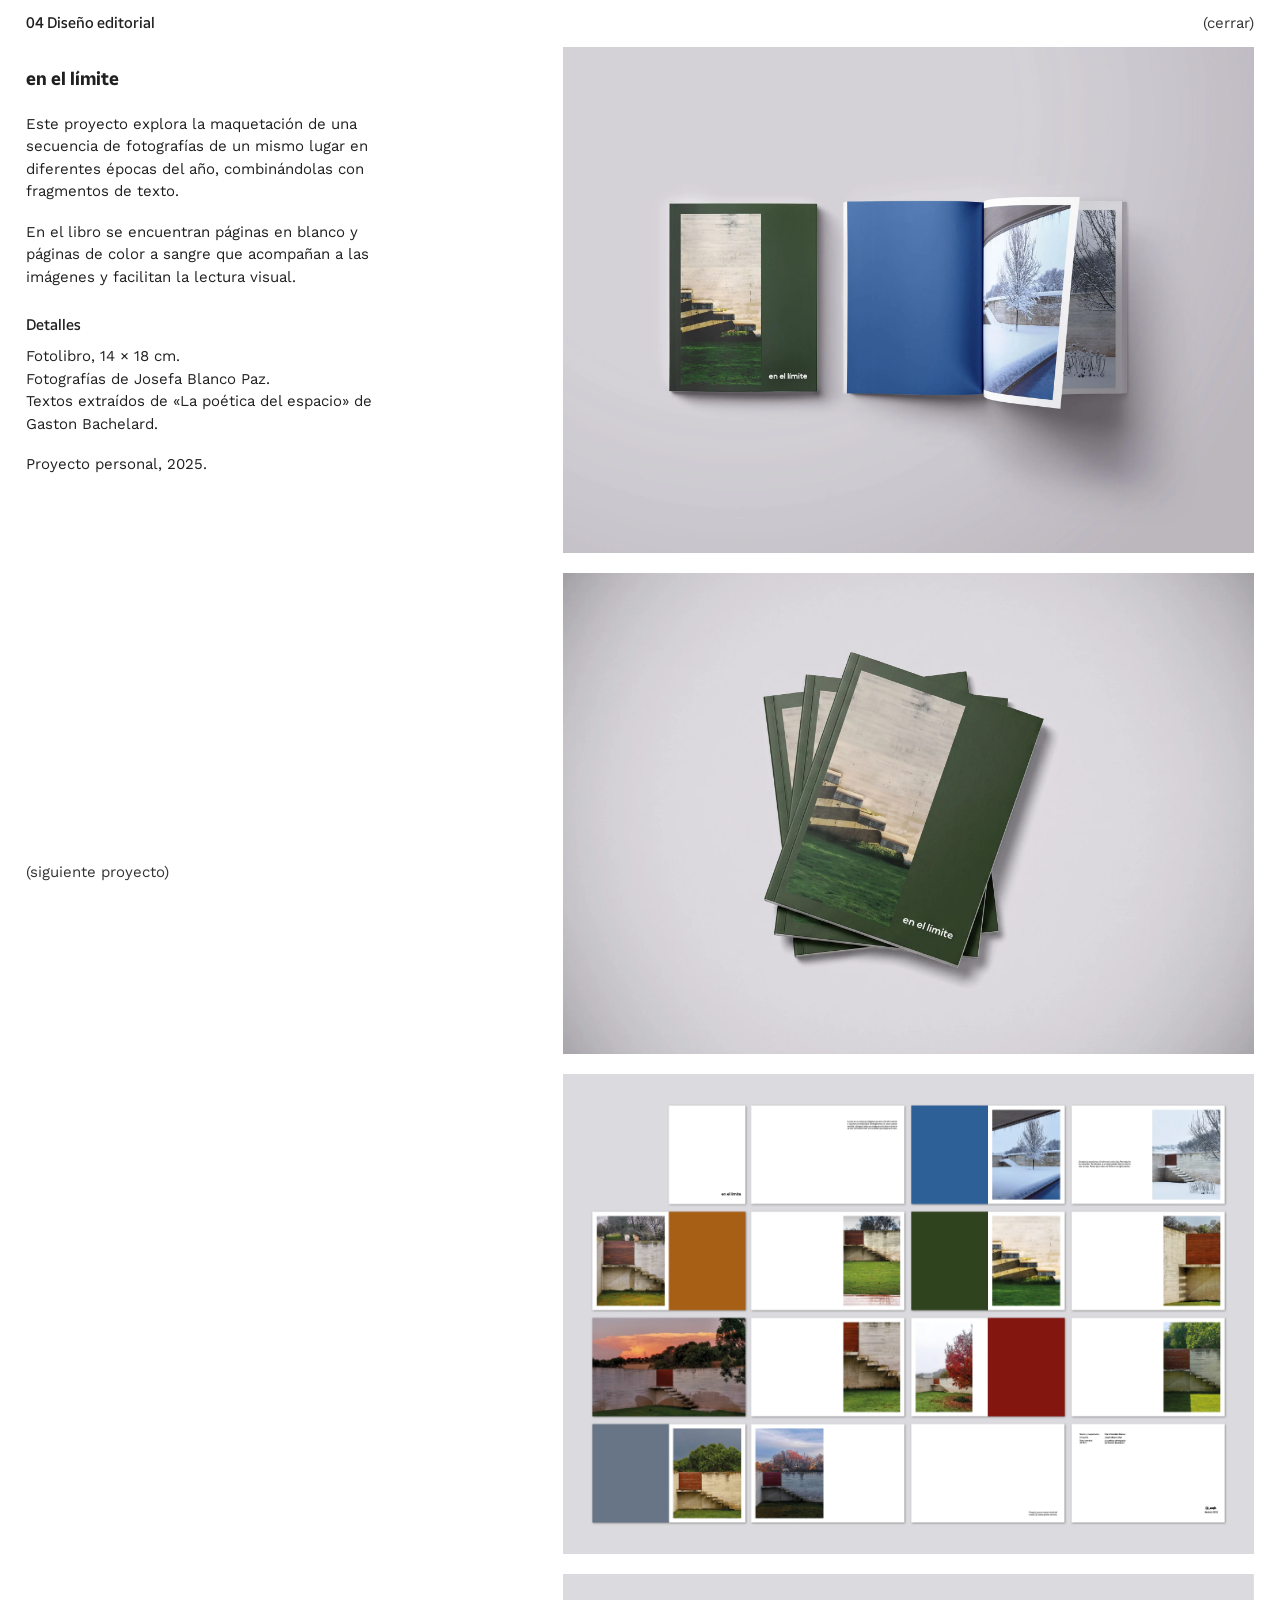
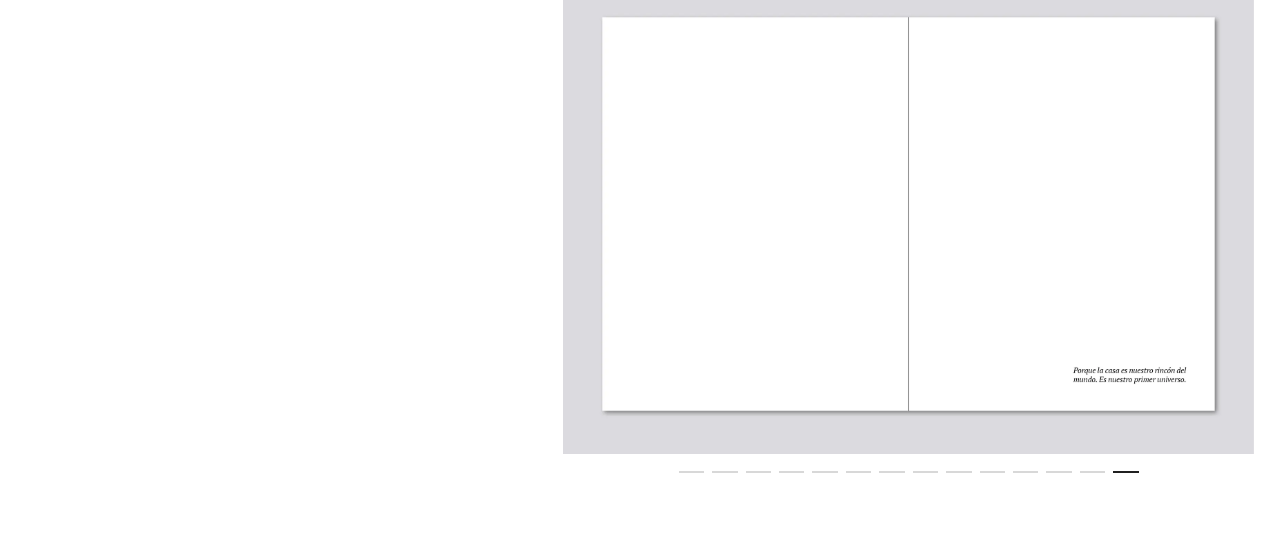
<file: proyectos/en-el-limite.html>
<!DOCTYPE html>
<html lang="es">
  <head>
    <meta charset="utf-8">
    <meta name="viewport" content="width=device-width, initial-scale=1"><link rel="preload" href="../fonts/CarteroRegular.otf" as="font" type="font/otf" crossorigin><link rel="preload" href="../fonts/CarteroBold.otf" as="font" type="font/otf" crossorigin><link rel="preload" href="../fonts/WorkSans-Regular.ttf" as="font" type="font/ttf" crossorigin><link rel="preload" as="image" href="../img/en_el_limite.webp" fetchpriority="high">
    <meta name="description" content="en el límite — Clara González Blanco.">
    <link rel="icon" href="../img/favicon/favicon.svg?v=3" type="image/svg+xml"><link rel="icon" href="../img/favicon/favicon.ico?v=3" sizes="48x48"><link rel="apple-touch-icon" href="../img/favicon/apple-touch-icon.png?v=3">
    <title>en el límite</title>
    <link rel="stylesheet" href="../css/tipos.css?v=42">
    <link rel="stylesheet" href="../css/style.css?v=42">
    <link rel="stylesheet" href="../css/responsive.css?v=42">
    <script>
      (function(d){try{if("IntersectionObserver"in window&&!matchMedia("(prefers-reduced-motion: reduce)").matches)d.classList.add("anim")}catch(e){}})(document.documentElement);setTimeout(function(){if(!window.__animOk)document.documentElement.classList.remove("anim")},3000)
    </script>
    <script src="../js/animaciones.js?v=42" defer>
    </script>
  </head>
  <body class="case-page">
    <header class="case-topbar">
      <div class="case-topbar-title">
        <span><strong>04 Diseño editorial</strong></span>
      </div>
      <a class="case-topbar-close" href="../index.html#proyectos">(cerrar)</a>
    </header>
    <main class="case-grid">
      <aside class="case-fixed">
        <h1 class="case-title">
          en el límite
        </h1>
        <p>
          Este proyecto explora la maquetación de una secuencia de fotografías de un mismo lugar en diferentes épocas del año, combinándolas con fragmentos de texto.
        </p>
        <p>
          En el libro se encuentran páginas en blanco y páginas de color a sangre que acompañan a las imágenes y facilitan la lectura visual.
        </p>
        <h2>
          Detalles
        </h2>
        <p>
          Fotolibro, 14 × 18 cm.<br>Fotografías de Josefa Blanco Paz.<br>Textos extraídos de «La poética del espacio» de Gaston Bachelard.
        </p>
        <p>
          Proyecto personal, 2025.
        </p>
        <nav class="case-next case-next-aside" aria-label="Siguiente proyecto: 05 Carteles de normas">
          <a href="carteles-normas.html">(siguiente proyecto)</a>
        </nav>
      </aside>
      <section class="case-gallery" aria-label="Imágenes del proyecto">
        <img src="../img/en_el_limite.webp" alt="Cubierta e interior del libro" fetchpriority="high"><img loading="lazy" src="../img/en_el_limite_1.webp" alt="Libros apilados"><img loading="lazy" src="../img/planillo_en_el_limite.webp" alt="Planillo">
        <div class="carousel carousel--libro" role="region" aria-roledescription="carrusel" aria-label="Interior del fotolibro">
          <div class="carousel-slides">
            <div class="carousel-track">
              <img src="../img/en_el_limite_pag_1.webp" alt="Página 1 del fotolibro"><img src="../img/en_el_limite_pag_2.webp" alt="Página 2 del fotolibro" fetchpriority="low" decoding="async"><img src="../img/en_el_limite_pag_3.webp" alt="Página 3 del fotolibro" fetchpriority="low" decoding="async"><img src="../img/en_el_limite_pag_4.webp" alt="Página 4 del fotolibro" fetchpriority="low" decoding="async"><img src="../img/en_el_limite_pag_5.webp" alt="Página 5 del fotolibro" fetchpriority="low" decoding="async"><img src="../img/en_el_limite_pag_6.webp" alt="Página 6 del fotolibro" fetchpriority="low" decoding="async"><img src="../img/en_el_limite_pag_7.webp" alt="Página 7 del fotolibro" fetchpriority="low" decoding="async"><img src="../img/en_el_limite_pag_8.webp" alt="Página 8 del fotolibro" fetchpriority="low" decoding="async"><img src="../img/en_el_limite_pag_9.webp" alt="Página 9 del fotolibro" fetchpriority="low" decoding="async"><img src="../img/en_el_limite_pag_10.webp" alt="Página 10 del fotolibro" fetchpriority="low" decoding="async"><img src="../img/en_el_limite_pag_11.webp" alt="Página 11 del fotolibro" fetchpriority="low" decoding="async"><img src="../img/en_el_limite_pag_12.webp" alt="Página 12 del fotolibro" fetchpriority="low" decoding="async"><img src="../img/en_el_limite_pag_13.webp" alt="Página 13 del fotolibro" fetchpriority="low" decoding="async"><img src="../img/en_el_limite_pag_14.webp" alt="Página 14 del fotolibro" fetchpriority="low" decoding="async">
            </div>
          </div>
        </div>
        <nav class="case-next case-next-end" aria-label="Siguiente proyecto: 05 Carteles de normas">
          <a href="carteles-normas.html">(siguiente proyecto)</a>
        </nav>
      </section>
    </main>
  </body>
</html>
</file>
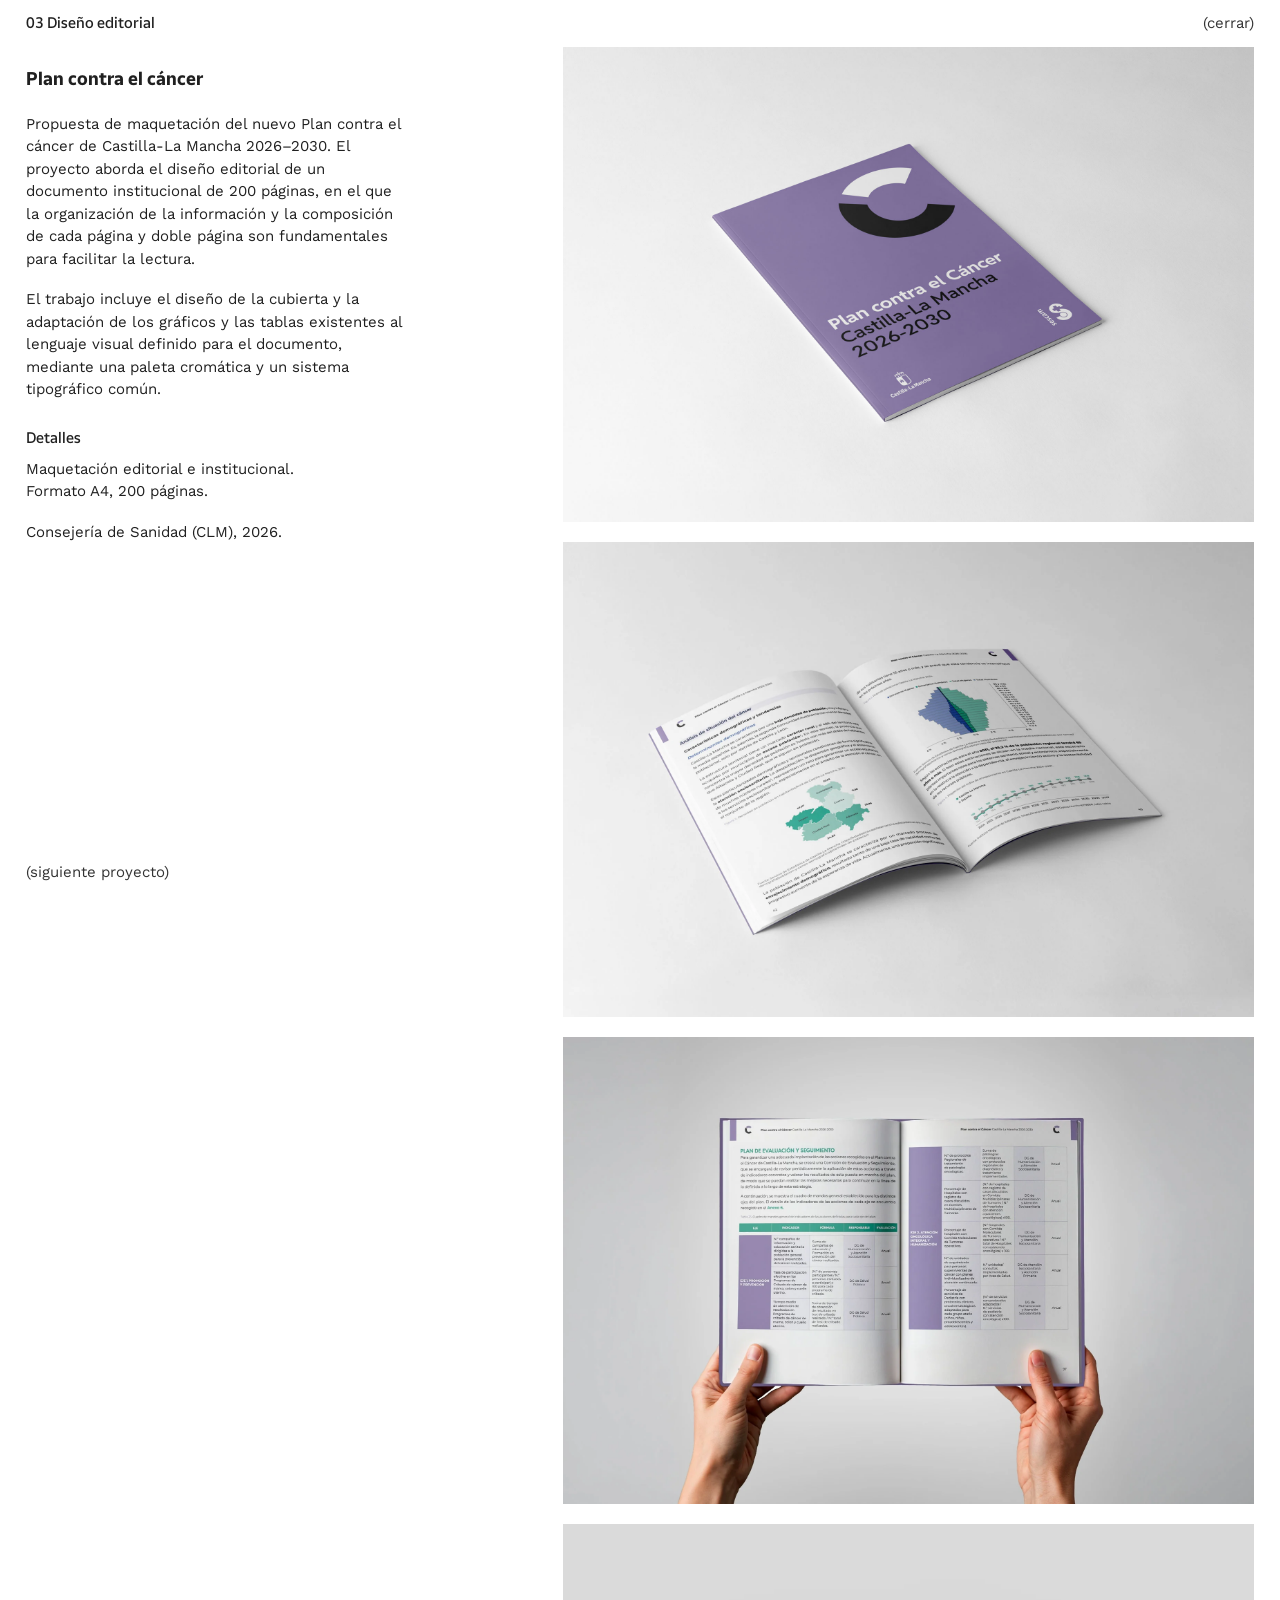
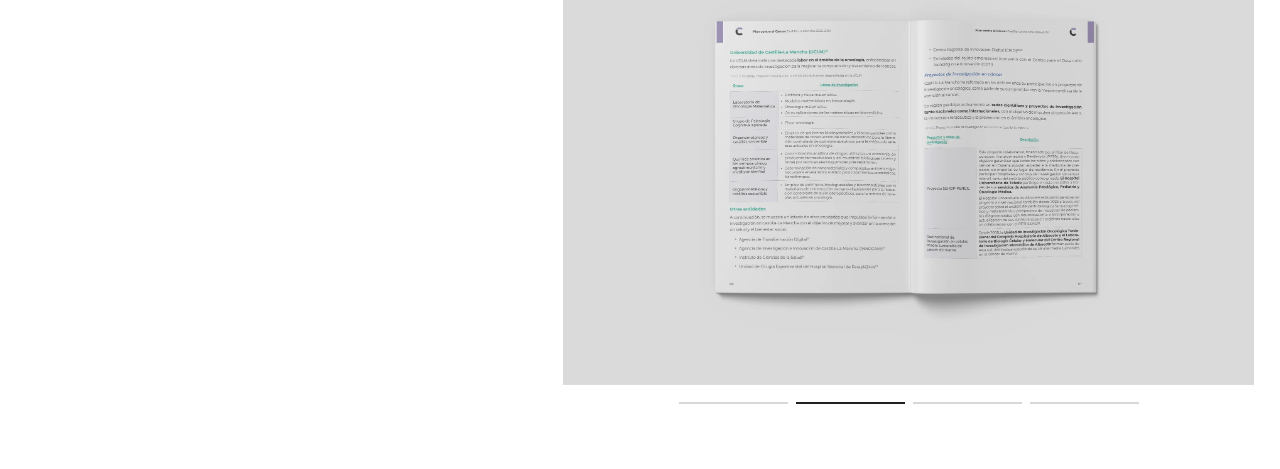
<file: proyectos/plan-cancer.html>
<!DOCTYPE html>
<html lang="es">
  <head>
    <meta charset="utf-8"><meta name="viewport" content="width=device-width, initial-scale=1"><link rel="preload" href="../fonts/CarteroRegular.otf" as="font" type="font/otf" crossorigin><link rel="preload" href="../fonts/CarteroBold.otf" as="font" type="font/otf" crossorigin><link rel="preload" href="../fonts/WorkSans-Regular.ttf" as="font" type="font/ttf" crossorigin><link rel="preload" as="image" href="../img/plan_cancer_portada.jpg" fetchpriority="high">
    <meta name="description" content="Plan contra el cáncer — Clara González Blanco."><link rel="icon" href="../img/favicon/favicon.svg?v=3" type="image/svg+xml"><link rel="icon" href="../img/favicon/favicon.ico?v=3" sizes="48x48"><link rel="apple-touch-icon" href="../img/favicon/apple-touch-icon.png?v=3"><title>Plan contra el cáncer</title>
    <link rel="stylesheet" href="../css/tipos.css?v=42"><link rel="stylesheet" href="../css/style.css?v=42"><link rel="stylesheet" href="../css/responsive.css?v=42">
    <script>
      (function(d){try{if("IntersectionObserver"in window&&!matchMedia("(prefers-reduced-motion: reduce)").matches)d.classList.add("anim")}catch(e){}})(document.documentElement);setTimeout(function(){if(!window.__animOk)document.documentElement.classList.remove("anim")},3000)
    </script>
    <script src="../js/animaciones.js?v=42" defer>
    </script>
  </head>
  <body class="case-page">
    <header class="case-topbar">
      <div class="case-topbar-title">
        <span><strong>03 Diseño editorial</strong></span>
      </div>
      <a class="case-topbar-close" href="../index.html#proyectos">(cerrar)</a>
    </header>
    <main class="case-grid">
      <aside class="case-fixed">
        <h1 class="case-title">
          Plan contra el cáncer
        </h1>
        <p>
          Propuesta de maquetación del nuevo Plan contra el cáncer de Castilla-La Mancha 2026–2030. El proyecto aborda el diseño editorial de un documento institucional de 200 páginas, en el que la organización de la información y la composición de cada página y doble página son fundamentales para facilitar la lectura.
        </p>
        <p>
          El trabajo incluye el diseño de la cubierta y la adaptación de los gráficos y las tablas existentes al lenguaje visual definido para el documento, mediante una paleta cromática y un sistema tipográfico común.
        </p>
        <h2>
          Detalles
        </h2>
        <p>
          Maquetación editorial e institucional.<br>Formato A4, 200 páginas.
        </p>
        <p>
          Consejería de Sanidad (CLM), 2026.
        </p>
        <nav class="case-next case-next-aside" aria-label="Siguiente proyecto: 04 en el límite">
          <a href="en-el-limite.html">(siguiente proyecto)</a>
        </nav>
      </aside>
      <section class="case-gallery" aria-label="Imágenes del proyecto">
        <img src="../img/plan_cancer_portada.jpg" alt="Portada del Plan contra el cáncer" fetchpriority="high">
        <img loading="lazy" src="../img/plan_cancer_1.webp" alt="Interior del Plan contra el cáncer">
        <img loading="lazy" src="../img/plan_cancer_2.webp" alt="Interior con gráficos del Plan contra el cáncer">
        <div class="carousel carousel--libro carousel--paginas no-zoom" role="region" aria-roledescription="carrusel" aria-label="Páginas del Plan contra el cáncer">
          <div class="carousel-slides">
            <div class="carousel-track">
              <img src="../img/plan_pagina_2.webp" alt="Doble página con gráfico de mortalidad y organización de recursos"><img fetchpriority="low" decoding="async" src="../img/plan_pagina_3.webp" alt="Doble página con tabla de líneas de investigación y otras entidades"><img fetchpriority="low" decoding="async" src="../img/plan_pagina_5.webp" alt="Doble página del anexo del marco normativo europeo"><img fetchpriority="low" decoding="async" src="../img/plan_pagina_6.webp" alt="Doble página de líneas y acciones estratégicas">
            </div>
          </div>
        </div>
        <nav class="case-next case-next-end" aria-label="Siguiente proyecto: 04 en el límite">
          <a href="en-el-limite.html">(siguiente proyecto)</a>
        </nav>
      </section>
    </main>
  </body>
</html>
</file>
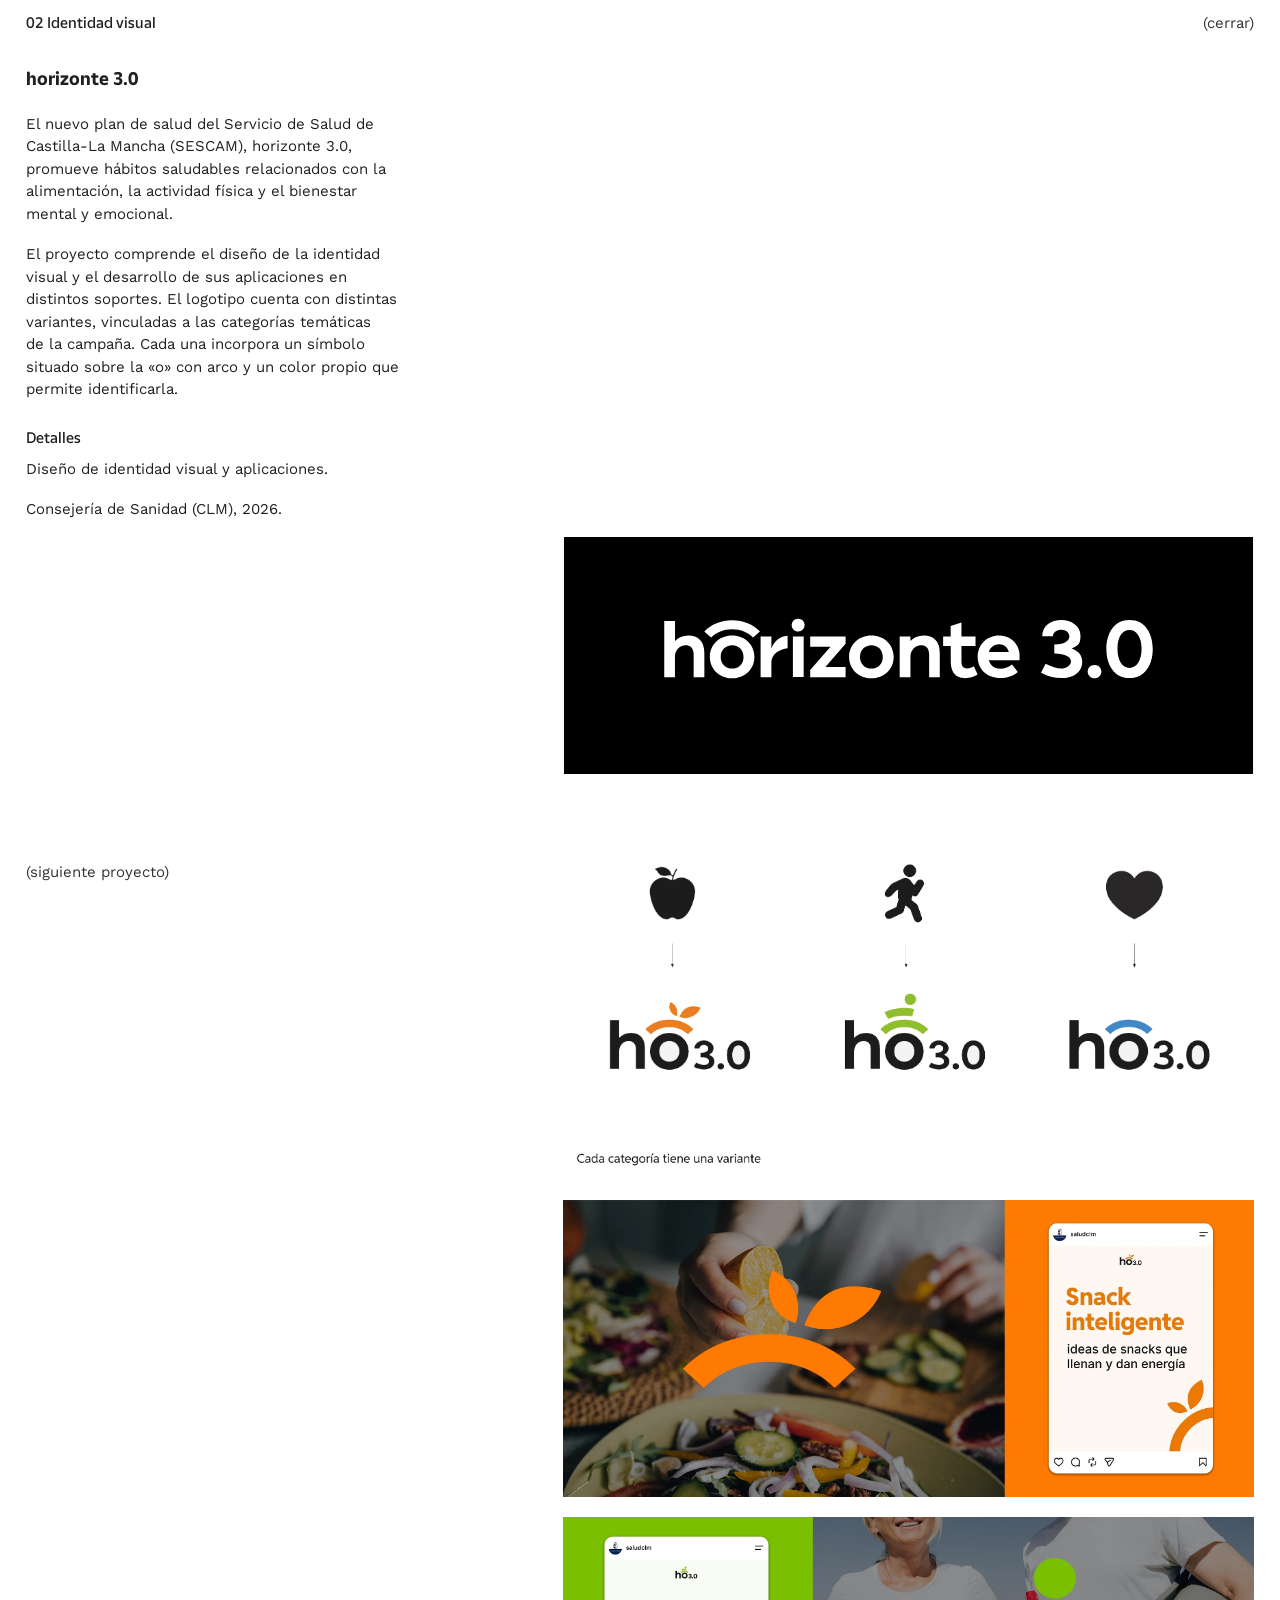
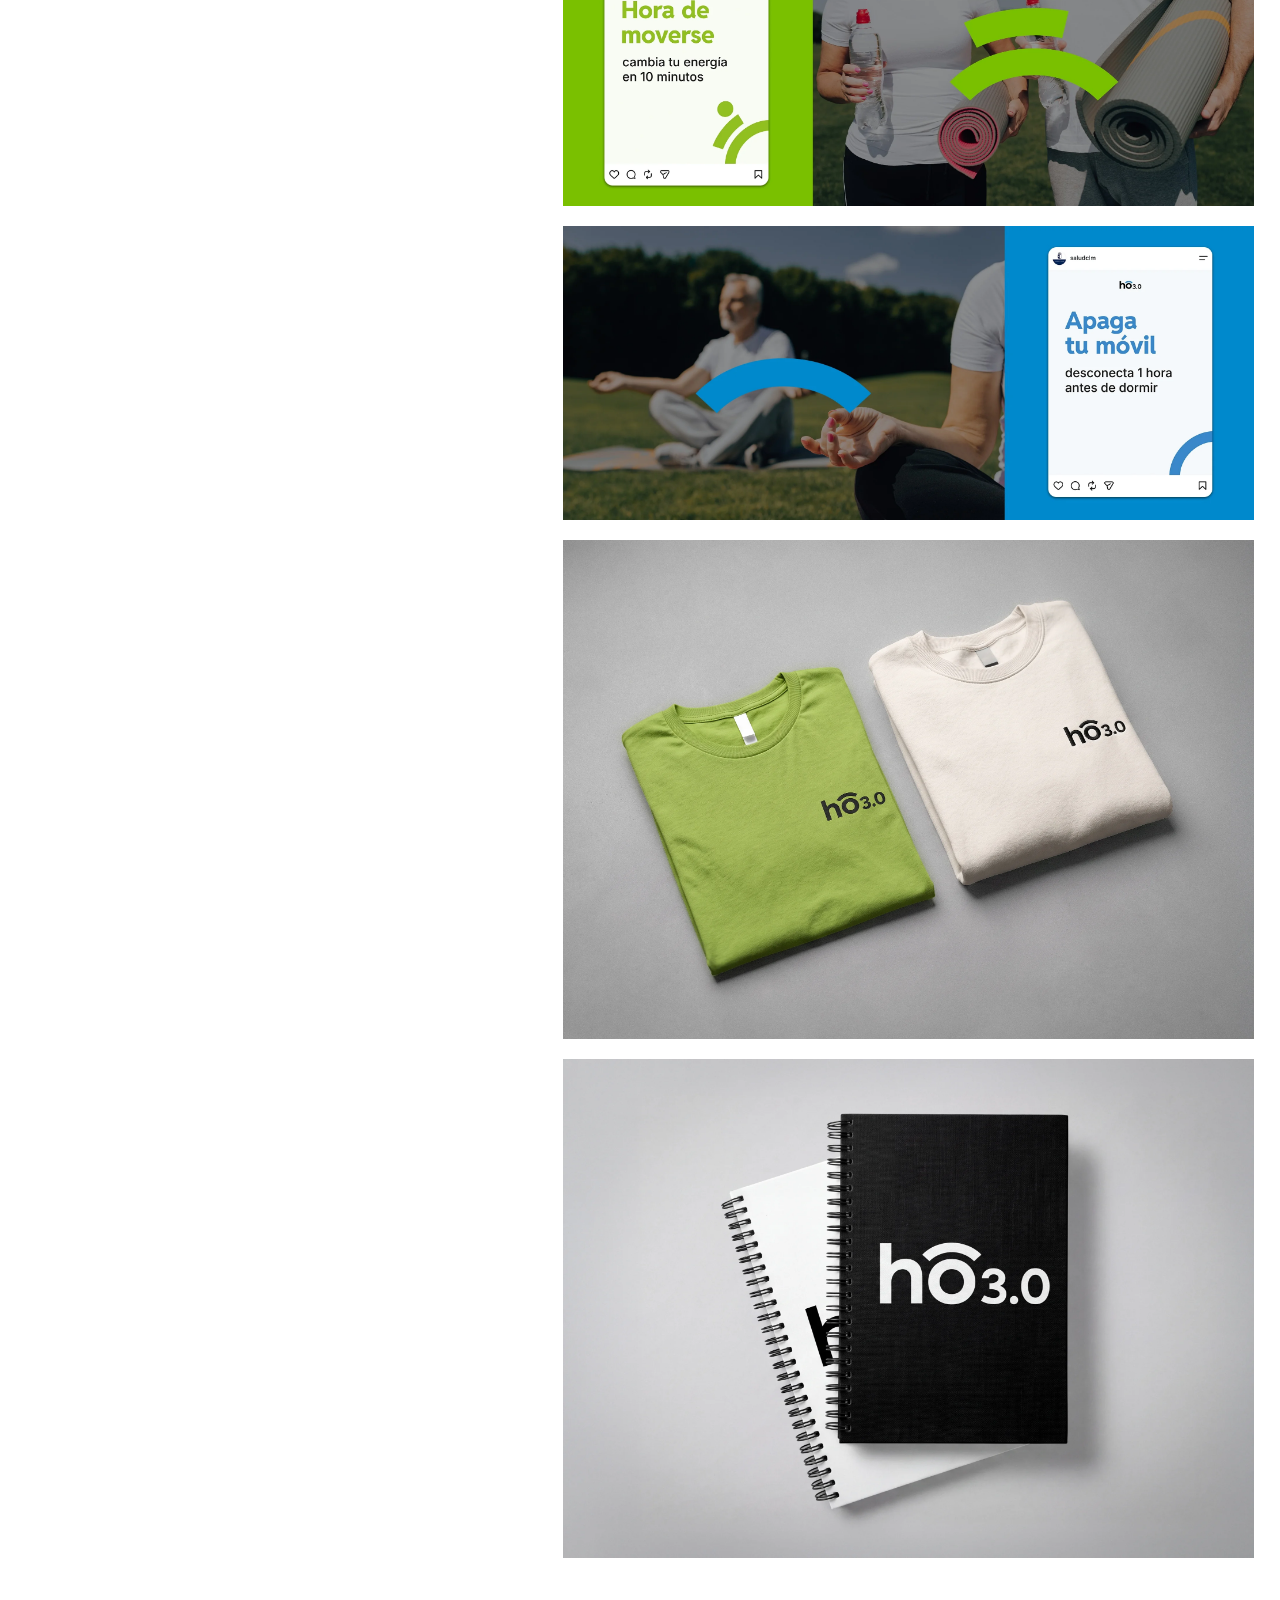
<file: proyectos/proyecto-horizonte3.0.html>
<!DOCTYPE html>
<html lang="es">
  <head>
    <meta charset="utf-8"><meta name="viewport" content="width=device-width, initial-scale=1"><link rel="preload" as="image" href="../img/ho3.0_poster.webp" fetchpriority="high"><link rel="preload" href="../fonts/CarteroRegular.otf" as="font" type="font/otf" crossorigin><link rel="preload" href="../fonts/CarteroBold.otf" as="font" type="font/otf" crossorigin><link rel="preload" href="../fonts/WorkSans-Regular.ttf" as="font" type="font/ttf" crossorigin>
    <meta name="description" content="Identidad visual horizonte 3.0 — Clara González Blanco."><link rel="icon" href="../img/favicon/favicon.svg?v=3" type="image/svg+xml"><link rel="icon" href="../img/favicon/favicon.ico?v=3" sizes="48x48"><link rel="apple-touch-icon" href="../img/favicon/apple-touch-icon.png?v=3"><title>Identidad horizonte 3.0</title>
    <link rel="stylesheet" href="../css/tipos.css?v=42"><link rel="stylesheet" href="../css/style.css?v=42"><link rel="stylesheet" href="../css/responsive.css?v=42">
    <script>
      (function(d){try{if("IntersectionObserver"in window&&!matchMedia("(prefers-reduced-motion: reduce)").matches)d.classList.add("anim")}catch(e){}})(document.documentElement);setTimeout(function(){if(!window.__animOk)document.documentElement.classList.remove("anim")},3000)
    </script>
    <script src="../js/animaciones.js?v=42" defer>
    </script>
  </head>
  <body class="case-page">
    <header class="case-topbar">
      <div class="case-topbar-title">
        <span><strong>02 Identidad visual</strong></span>
      </div>
      <a class="case-topbar-close" href="../index.html#proyectos">(cerrar)</a>
    </header>
    <main class="case-grid">
      <aside class="case-fixed">
        <h1 class="case-title">
          horizonte 3.0
        </h1>
        <p>
          El nuevo plan de salud del Servicio de Salud de Castilla-La Mancha (SESCAM), horizonte 3.0, promueve hábitos saludables relacionados con la alimentación, la actividad física y el bienestar mental y emocional.
        </p>
        <p>
          El proyecto comprende el diseño de la identidad visual y el desarrollo de sus aplicaciones en distintos soportes. El logotipo cuenta con distintas variantes, vinculadas a las categorías temáticas de la campaña. Cada una incorpora un símbolo situado sobre la «o» con arco y un color propio que permite identificarla.
        </p>
        <h2>
          Detalles
        </h2>
        <p>
          Diseño de identidad visual y aplicaciones.
        </p>
        <p>
          Consejería de Sanidad (CLM), 2026.
        </p>
        <nav class="case-next case-next-aside" aria-label="Siguiente proyecto: 03 Plan contra el cáncer">
          <a href="plan-cancer.html">(siguiente proyecto)</a>
        </nav>
      </aside>
      <section class="case-gallery" aria-label="Imágenes del proyecto">
        <video autoplay muted loop playsinline preload="auto" width="1440" height="980" poster="../img/ho3.0_poster.webp" aria-label="Vídeo de la identidad horizonte 3.0"><source src="../img/ho3.0.mp4" type="video/mp4"></video>
        <img loading="lazy" src="../img/ho3.0.svg" alt="Identidad visual horizonte 3.0">
        <img loading="lazy" src="../img/identidad_horizonte3.0.jpg" alt="Variantes ho3.0">
        <img loading="lazy" src="../img/ho_icono.webp" alt="Icono 1">
        <img loading="lazy" src="../img/ho_icono2.webp" alt="Icono 2">
        <img loading="lazy" src="../img/ho_icono3.webp" alt="Icono 3">
        <img loading="lazy" src="../img/ho_ropa_1.webp" alt="Camiseta y sudadera ho3.0">
        <img loading="lazy" src="../img/ho_cuaderno.webp" alt="Cuaderno ho3.0">
        <nav class="case-next case-next-end" aria-label="Siguiente proyecto: 03 Plan contra el cáncer">
          <a href="plan-cancer.html">(siguiente proyecto)</a>
        </nav>
      </section>
    </main>
  </body>
</html>
</file>
<file: css/tipos.css>
@font-face {
  font-family: "WorkSans-Regular";
  src: url("../fonts/WorkSans-Regular.ttf");
  font-display: block;
}

@font-face {
  font-family: "WorkSans-VariableFont_wght";
  src: url("../fonts/WorkSans-VariableFont_wght.ttf");
  font-display: block;
}

@font-face {
  font-family: "CarteroBold";
  src: url("../fonts/CarteroBold.otf");
  font-display: block;
}

@font-face {
  font-family: "CarteroRegular";
  src: url("../fonts/CarteroRegular.otf");
  font-display: block;
}
</file>
<file: css/style.css>
:root {
  --blue: #002FA7;
  --ink: #202020;
  --muted: #777;
  --line: #d8d8d8;
  --gutter: clamp(24px, 2vw, 38px);
  --column-gap: clamp(64px, 12.3vw, 190px);
  --ease: cubic-bezier(.2, .65, .2, 1);
}

* {
  box-sizing: border-box;
}

html {
  scroll-behavior: smooth;
  scroll-padding-top: 64px;
}

body {
  margin: 0;
  background: #fff;
  color: var(--ink);
  font-family: "WorkSans-Regular", "Work Sans", Arial, sans-serif;
  font-size: 15px;
  -webkit-font-smoothing: antialiased;
}

img,
video,
svg {
  display: block;
  max-width: 100%;
}

img {
  height: auto;
}

a {
  color: inherit;
  text-underline-offset: .2em;
}

a:hover {
  color: var(--blue);
}

a:focus-visible {
  outline: 2px solid var(--blue);
  outline-offset: 4px;
}

p {
  margin: 0 0 1em;
  max-width: 68ch;
}

h1,
h2,
h3 {
  margin: 0;
  font-weight: 400;
}

.site-header {
  position: sticky;
  z-index: 100;
  top: 0;
  padding: 18px var(--gutter) 14px;
  background: #fff;
}

.header-inner {
  display: grid;
  grid-template-columns: minmax(0, .8fr) minmax(0, 1fr);
  column-gap: var(--column-gap);
  align-items: center;
  width: 100%;
}

.brand {
  justify-self: start;
  font-family: "CarteroRegular", monospace;
  font-size: 15px;
  letter-spacing: 0;
  text-decoration: none;
  white-space: nowrap;
}

.site-nav {
  display: flex;
  grid-column: 2;
  justify-content: space-between;
  align-items: center;
  width: 100%;
  gap: 12px;
}

.site-nav a {
  font-size: 15px;
  text-decoration: none;
  white-space: nowrap;
}

.site-nav a[aria-current="page"] {
  color: var(--blue);
}

.portfolio-grid,
.about-grid,
.case-grid {
  display: grid;
  grid-template-columns: minmax(0, .8fr) minmax(0, 1fr);
  gap: var(--column-gap);
  align-items: start;
  padding-right: var(--gutter);
  padding-left: var(--gutter);
}

.portfolio-grid {
  padding-top: 30px;
  padding-bottom: 56px;
}

.portfolio-intro {
  position: sticky;
  top: 58px;
  align-self: start;
  max-width: 440px;
  margin-top: 22px;
}

.intro-copy {
  max-width: 440px;
  margin-bottom: 24px;
  font-family: "CarteroRegular", "Work Sans", sans-serif;
  font-size: 18px;
  font-weight: 400;
  line-height: 1.15;
}

.portfolio-projects {
  display: grid;
  min-width: 0;
  gap: 30px;
}

.portfolio-project {
  display: block;
  min-width: 0;
  color: inherit;
  text-decoration: none;
}

.portfolio-project .thumb {
  display: block;
  overflow: hidden;
  transition: transform .35s var(--ease);
}

.portfolio-project .thumb img {
  width: 100%;
  aspect-ratio: 1.46 / 1;
  object-fit: cover;
  transition: transform .9s var(--ease);
}

.portfolio-project-meta {
  display: flex;
  justify-content: space-between;
  align-items: baseline;
  gap: 18px;
  margin-top: 20px;
  font-size: 15px;
  transition: color .35s ease;
}

.portfolio-project-meta .project-name {
  font-weight: 400;
}

.portfolio-project-meta span:last-child {
  white-space: nowrap;
}

.portfolio-project:hover .portfolio-project-meta {
  color: var(--blue);
}

.about-grid {
  padding-top: 52px;
  padding-bottom: 56px;
}

.about-fixed {
  position: sticky;
  top: 58px;
  align-self: start;
  max-width: 440px;
}

.about-fixed img {
  width: min(100%, 245px);
  height: 280px;
  margin-bottom: 25px;
  border: 0;
  object-fit: cover;
  object-position: center top;
}

.about-fixed p {
  max-width: 420px;
  font-size: 15px;
  line-height: 1.5;
}

.about-accordions {
  min-width: 0;
}

.cv-accordion {
  border-top: 0.75px solid var(--ink);
  font-size: 15px;
}

.cv-accordion:last-child {
  border-bottom: 0.75px solid var(--ink);
}

.cv-accordion summary {
  display: flex;
  justify-content: space-between;
  align-items: center;
  min-height: 44px;
  padding: 20px 0;
  cursor: pointer;
  list-style: none;
  font-family: "CarteroBold", "Work Sans", sans-serif;
  font-size: 18px;
  font-weight: 400;
}

.cv-accordion summary::-webkit-details-marker {
  display: none;
}

.cv-accordion summary span {
  font-size: 18px;
  font-weight: 400;
  transition: transform .45s var(--ease);
}

.cv-accordion[open]:not(.is-closing) summary span {
  transform: rotate(45deg);
}

.accordion-content {
  padding: 8px 0 24px;
  font-size: 15px;
  line-height: 1.5;
}

.accordion-content h3 {
  margin: 12px 0 5px;
  font-family: "CarteroBold", "Work Sans", sans-serif;
  font-size: 15px;
  font-weight: 400;
  line-height: 1.45;
  color: var(--blue);
}

.accordion-content h3.cv-year {
  font-family: "CarteroRegular", "Work Sans", sans-serif;
  font-weight: 400;
}

.accordion-content h3 span {
  margin-left: 5px;
  font-family: "CarteroRegular", "Work Sans", sans-serif;
  font-weight: 400;
}

.accordion-content p {
  margin-bottom: 10px;
  max-width: 760px;
}

.accordion-content ul {
  margin: 4px 0 0;
  padding-left: 17px;
}

.accordion-content li {
  padding: 2px 0;
}

.case-topbar {
  position: sticky;
  z-index: 110;
  top: 0;
  display: flex;
  justify-content: space-between;
  align-items: center;
  gap: 24px;
  min-height: 47px;
  padding: 12px var(--gutter);
  background: #fff;
  font-size: 15px;
  line-height: 1.3;
}

.case-topbar-title {
  display: flex;
  align-items: baseline;
  gap: 12px;
  min-width: 0;
}

.case-topbar-title span {
  white-space: nowrap;
}

.case-topbar-title strong,
.portfolio-project-meta strong {
  font-family: "CarteroRegular", "Work Sans", sans-serif;
  font-weight: 400;
}

.case-topbar-close {
  flex: 0 0 auto;
  color: #333;
  text-decoration: none;
}

.case-topbar-close:hover {
  color: var(--blue);
}

.case-grid {
  grid-template-columns: minmax(0, .55fr) minmax(0, 1fr);
  padding-top: 0;
  padding-bottom: 56px;
}

.case-fixed {
  position: sticky;
  top: 68px;
  align-self: start;
  max-width: 440px;
  min-height: calc(100vh - 85px);
  padding-bottom: 44px;
  font-size: 15px;
  line-height: 1.5;
}

.case-title {
  margin: 0 0 24px;
  font-family: "CarteroBold", "Work Sans", sans-serif;
  font-size: 18px;
  font-weight: 400;
  line-height: 1.15;
}

.case-fixed p {
  max-width: 440px;
  margin-bottom: 18px;
}

.case-fixed h2 {
  margin: 26px 0 10px;
  font-family: "CarteroRegular", "Work Sans", sans-serif;
  font-size: 15px;
  font-weight: 400;
  line-height: 1.4;
}

.case-fixed a {
  text-decoration: underline;
}

.case-gallery {
  display: grid;
  min-width: 0;
  gap: 20px;
}

.case-gallery img,
.case-gallery video {
  width: 100%;
  height: auto;
  object-fit: contain;
  background: #f6f6f6;
}

.contact-simple {
  width: min(100%, 720px);
  margin: 0;
  padding: 52px var(--gutter) 56px;
}

.contact-simple h1 {
  margin-bottom: 16px;
  font-family: "CarteroBold", "Work Sans", sans-serif;
  font-size: 18px;
  line-height: 1.15;
}

.contact-simple p {
  margin-bottom: 20px;
  font-size: 15px;
  line-height: 1.5;
}

.contact-simple .contact-line {
  margin-bottom: 8px;
}

.contact-simple a {
  text-decoration: none;
}

.contact-simple a:hover {
  color: var(--blue);
}

.case-gallery .synced-gif-gallery {
  display: grid;
  grid-template-columns: 1fr;
  gap: 20px;
  min-width: 0;
  width: 100%;
}

.case-gallery .synced-gif-gallery .hover-gif {
  display: block;
  width: 100%;
  max-width: 100%;
  height: auto;
  object-fit: contain;
  cursor: pointer;
}

.anim :is(.portfolio-project, .case-gallery > img, .case-gallery > video, .synced-gif-gallery > img, .carousel, .post-grid > img) {
  transition: opacity 1.3s cubic-bezier(.3, 0, .2, 1), transform 1.3s cubic-bezier(.3, 0, .2, 1);
}

.anim :is(.portfolio-project, .case-gallery > img, .case-gallery > video, .synced-gif-gallery > img, .carousel, .post-grid > img):not(.is-in) {
  opacity: 0;
  transform: translateY(44px);
}

@media (hover: hover) and (pointer: fine) {
  .portfolio-project:hover .thumb img,
  .portfolio-project:focus-visible .thumb img {
    transform: scale(1.035);
  }
}

@media (prefers-reduced-motion: no-preference) {
  @view-transition {
    navigation: auto;
  }
  .site-header {
    view-transition-name: site-header;
  }
  .case-topbar {
    view-transition-name: case-topbar;
  }
  @keyframes enter-text {
    from {
      opacity: 0;
      transform: translateY(12px);
    }
  }
  @keyframes enter-title {
    from {
      opacity: 0;
      transform: translateY(16px);
    }
  }
  .anim .case-topbar-title {
    animation: enter-text 1.28s cubic-bezier(.22,.61,.36,1) 0.08s both;
  }
  .anim .case-fixed > * {
    animation: enter-text 1.44s cubic-bezier(.22,.61,.36,1) both;
  }
  .anim .case-fixed > .case-title {
    animation-name: enter-title;
    animation-duration: 1.68s;
    animation-delay: 0.16s;
  }
  .anim .case-fixed > :nth-child(2) {
    animation-delay: 0.35s;
  }
  .anim .case-fixed > :nth-child(3) {
    animation-delay: 0.48s;
  }
  .anim .case-fixed > :nth-child(4) {
    animation-delay: 0.61s;
  }
  .anim .case-fixed > :nth-child(5) {
    animation-delay: 0.74s;
  }
  .anim .case-fixed > :nth-child(n+6) {
    animation-delay: 0.86s;
  }
  .anim .about-fixed > :not(img) {
    animation: enter-text 1.52s cubic-bezier(.22,.61,.36,1) both;
  }
  .anim .about-fixed > p {
    animation-delay: 0.48s;
  }
  .anim .cv-accordion {
    animation: enter-text 1.36s cubic-bezier(.22,.61,.36,1) both;
  }
  .anim .cv-accordion:nth-child(1) {
    animation-delay: 0.40s;
  }
  .anim .cv-accordion:nth-child(2) {
    animation-delay: 0.53s;
  }
  .anim .cv-accordion:nth-child(3) {
    animation-delay: 0.66s;
  }
  .anim .cv-accordion:nth-child(4) {
    animation-delay: 0.78s;
  }
  .anim .contact-simple > * {
    animation: enter-text 1.44s cubic-bezier(.22,.61,.36,1) both;
  }
  .anim .contact-simple > :nth-child(1) {
    animation-delay: 0.16s;
  }
  .anim .contact-simple > :nth-child(2) {
    animation-delay: 0.32s;
  }
  .anim .contact-simple > :nth-child(3) {
    animation-delay: 0.48s;
  }
  .anim .contact-simple > :nth-child(n+4) {
    animation-delay: 0.64s;
  }
  @keyframes word-in {
    from {
      opacity: 0;
      transform: translateY(.55em);
    }
  }
  @keyframes split-fallback {
    to {
      opacity: 1;
    }
  }
  .anim :is(.about-fixed > p, .portfolio-intro > p, .contact-simple > h1, .contact-simple > p):not(.split-ready) {
    opacity: 0;
    animation: split-fallback 0s 2s both;
  }
  .anim .split-ready {
    animation: none !important;
    opacity: 1;
    filter: none;
    transform: none;
  }
  .split-ready .w {
    display: inline-block;
    animation: word-in 1s cubic-bezier(.22,.61,.36,1) both;
    animation-delay: calc(var(--l, 0) * 85ms + var(--d, 120ms));
  }
}

@media print {
  .anim .reveal {
    opacity: 1 !important;
    transform: none !important;
  }
}

p,
li,
.accordion-content {
  text-wrap: pretty;
}

h1,
h2,
h3,
.portfolio-project-meta .project-name,
.cv-accordion summary {
  text-wrap: balance;
}

.site-nav a {
  padding-bottom: 2px;
  background: linear-gradient(currentColor, currentColor) left bottom / 0 1px no-repeat;
  transition: background-size .4s var(--ease), color .25s ease;
}

.site-nav a:hover,
.site-nav a[aria-current="page"],
.site-nav a:focus-visible {
  background-size: 100% 1px;
}

.portfolio-project:active .thumb {
  transform: scale(.985);
}

.cv-accordion summary:hover span {
  transform: rotate(90deg);
}

.cv-accordion[open]:not(.is-closing) summary:hover span {
  transform: rotate(135deg);
}

@supports (animation-timeline: scroll()) {
  @media (prefers-reduced-motion: no-preference) {
    .case-topbar::after {
      content: "";
      position: absolute;
      left: 0;
      right: 0;
      bottom: 0;
      height: 2px;
      background: var(--blue);
      transform: scaleX(0);
      transform-origin: 0 50%;
      animation: read-progress linear both;
      animation-timeline: scroll(root block);
    }
  }
}

@keyframes read-progress {
  to {
    transform: scaleX(1);
  }
}

.zoomable {
  cursor: zoom-in;
  transition: filter .3s ease;
}

.zoomable:hover {
  filter: brightness(.97);
}

.case-gallery .post-grid > img.zoomable:hover {
  filter: none;
}

.zoomable:focus-visible {
  outline: 2px solid var(--blue);
  outline-offset: 4px;
}

html:has(dialog.lightbox[open]) {
  overflow: hidden;
}

dialog.lightbox {
  width: 100vw;
  max-width: none;
  height: 100vh;
  height: 100dvh;
  max-height: none;
  margin: 0;
  padding: 0;
  border: 0;
  background: transparent;
  overflow: auto;
  overscroll-behavior: contain;
  scroll-behavior: auto;
  color: var(--ink);
}

dialog.lightbox[open] {
  display: block;
}

dialog.lightbox::backdrop {
  background: rgba(255, 255, 255, .985);
  backdrop-filter: blur(10px);
  animation: lb-fade .35s ease both;
}

dialog.lightbox.is-closing::backdrop {
  animation: lb-fade .3s ease reverse both;
}

.lightbox-stage {
  display: flex;
  align-items: center;
  justify-content: center;
  width: max-content;
  height: max-content;
  min-width: 100%;
  min-height: 100%;
}

dialog.lightbox img {
  display: block;
  flex: none;
  max-width: none;
  cursor: zoom-in;
}

dialog.lightbox.is-zoomed img {
  cursor: zoom-out;
}

.lightbox-close {
  position: fixed;
  top: 12px;
  right: var(--gutter);
  padding: 0;
  border: 0;
  background: none;
  color: #333;
  font: inherit;
  font-size: 15px;
  line-height: 1.3;
  cursor: pointer;
}

.lightbox-close:hover {
  color: var(--blue);
}

.lightbox-arrow {
  position: fixed;
  top: 50%;
  display: none;
  width: 48px;
  height: 48px;
  margin-top: -24px;
  padding: 0;
  border: 0;
  background: none;
  color: #333;
  font: inherit;
  line-height: 0;
  cursor: pointer;
  transition: color .2s ease, transform .25s var(--ease);
}

dialog.lightbox.has-nav .lightbox-arrow {
  display: flex;
  align-items: center;
  justify-content: center;
}

.lightbox-arrow svg {
  display: block;
}

.lightbox-ghost {
  position: fixed;
  display: block;
  pointer-events: none;
  z-index: 1;
  max-width: none;
}

.lightbox-prev {
  left: calc(var(--gutter) - 12px);
}

.lightbox-next {
  right: calc(var(--gutter) - 12px);
}

.lightbox-arrow:hover {
  color: var(--blue);
}

.lightbox-prev:hover {
  transform: translateX(-3px);
}

.lightbox-next:hover {
  transform: translateX(3px);
}

.lightbox-arrow:focus-visible {
  outline: 2px solid var(--blue);
  outline-offset: 2px;
}

@media (max-width: 700px) {
  .lightbox-arrow {
    top: auto;
    bottom: 14px;
    margin-top: 0;
  }
  .lightbox-prev {
    left: 8px;
  }
  .lightbox-next {
    right: 8px;
  }
}

@keyframes lb-fade {
  from {
    opacity: 0;
  }
}

.case-next a {
  color: #333;
  font-size: 15px;
  line-height: 1.3;
  text-decoration: none;
}

.case-next a:hover {
  color: var(--blue);
}

.case-next-aside {
  position: absolute;
  left: 0;
  bottom: 0;
}

.case-next-end {
  display: none;
  margin-top: 36px;
}

@media (max-width: 700px) {
  .case-next-aside {
    display: none;
  }
  .case-next-end {
    display: block;
  }
}

.carousel {
  min-width: 0;
  --car-w: min(100%, calc((100vh - 120px) * 0.707));
  --car-gap: 20px;
}

.carousel-slides {
  overflow-x: auto;
  scroll-snap-type: x mandatory;
}

.carousel-track {
  display: flex;
  gap: var(--car-gap);
  width: 100%;
}

.case-gallery .carousel-track img {
  flex: 0 0 var(--car-w);
  width: var(--car-w);
  height: auto;
  aspect-ratio: 2000 / 2828;
  object-fit: contain;
  background: #f6f6f6;
  scroll-snap-align: start;
}

.carousel--libro {
  --car-time: 2.8s;
  --car-w: min(100%, 460px);
  --ar: 3200 / 2224;
  --slide-w: min(100%, 880px, calc((100vh - 140px) * 1.44));
}

.carousel--paginas {
  --ar: 2200 / 1467;
  --slide-w: min(100%, 880px, calc((100vh - 140px) * 1.5));
}

.case-gallery .carousel.no-zoom.is-ready .carousel-track img,
.case-gallery .carousel.no-zoom.is-ready .carousel-track img.is-active {
  cursor: default;
}

.case-gallery .carousel--libro .carousel-track img {
  flex: 0 0 auto;
  width: var(--slide-w);
  height: auto;
  aspect-ratio: var(--ar);
  background: none;
}

.carousel.is-ready .carousel-slides {
  overflow: hidden;
  scroll-snap-type: none;
}

.case-gallery .carousel--libro.is-ready .carousel-track {
  display: grid;
  justify-items: center;
  transition: none;
}

.case-gallery .carousel--libro.is-ready .carousel-track img {
  grid-area: 1 / 1;
  opacity: 0;
  transition: opacity .8s ease;
  pointer-events: none;
  cursor: default;
}

.case-gallery .carousel--libro.is-ready .carousel-track img.is-active {
  opacity: 1;
  pointer-events: auto;
  cursor: zoom-in;
}

@media (prefers-reduced-motion: reduce) {
  .carousel--libro.is-ready .carousel-track img {
    transition: none;
  }
}

.carousel.is-ready .carousel-track {
  transition: transform .9s var(--ease);
  will-change: transform;
}

.carousel.is-ready .carousel-track img {
  opacity: .45;
  transition: opacity .6s ease;
}

.carousel.is-ready .carousel-track img.is-active {
  opacity: 1;
}

.carousel.is-ready .carousel-track img:not(.is-active) {
  cursor: pointer;
}

.carousel-bars {
  display: flex;
  gap: 8px;
  width: var(--car-w);
  margin: 8px auto 0;
}

.carousel-bars button {
  position: relative;
  flex: 1;
  height: 20px;
  padding: 0;
  border: 0;
  background: none;
  cursor: pointer;
}

.carousel-bars button::before,
.carousel-bars button::after {
  content: "";
  position: absolute;
  left: 0;
  right: 0;
  top: 50%;
  height: 2px;
  margin-top: -1px;
}

.carousel-bars button::before {
  background: var(--line);
}

.carousel-bars button::after {
  background: var(--ink);
  transform: scaleX(0);
  transform-origin: 0 50%;
}

.carousel-bars button.is-active::after {
  transform: scaleX(1);
}

.carousel-bars button:focus-visible {
  outline: 2px solid var(--blue);
  outline-offset: 2px;
}

@media (prefers-reduced-motion: no-preference) {
  .carousel-bars button.is-active::after {
    transform: scaleX(0);
    animation: car-fill var(--car-time, 4.5s) linear forwards;
  }
  .carousel:hover .carousel-bars button.is-active::after,
  .carousel:has(:focus-visible) .carousel-bars button.is-active::after,
  .carousel.is-offscreen .carousel-bars button.is-active::after {
    animation-play-state: paused;
  }
}

@keyframes car-fill {
  to {
    transform: scaleX(1);
  }
}

.post-grid {
  display: grid;
  grid-template-columns: repeat(2, 1fr);
  gap: 14px;
}

.case-gallery .post-grid {
  padding-top: 24px;
}

.case-gallery .post-grid > img {
  position: relative;
  width: 100%;
  height: auto;
  transition: transform .35s var(--ease);
}

@media (hover: hover) and (pointer: fine) {
  .case-gallery .post-grid > img:hover {
    z-index: 1;
    transition: transform .35s var(--ease);
    transform: scale(1.06);
  }
}

@media (max-width: 900px) {
  .post-grid {
    gap: 10px;
  }
}

@media (max-width: 700px) {
  .case-gallery .post-grid {
    padding-top: 20px;
  }
}

.anim .case-gallery .post-grid > img {
  transition: opacity 1.3s cubic-bezier(.3, 0, .2, 1), transform 1.3s cubic-bezier(.3, 0, .2, 1);
}

.anim .case-gallery .post-grid > img:not(.is-in) {
  opacity: 0;
  transform: translateY(44px);
}

@media (hover: hover) and (pointer: fine) {
  .anim .case-gallery .post-grid > img:hover {
    transition: opacity 1.3s cubic-bezier(.3, 0, .2, 1), transform .35s var(--ease);
  }
}

@media (prefers-reduced-motion: reduce) {
  .case-gallery .post-grid > img {
    transition: none;
  }
}
</file>
<file: css/responsive.css>
@media (max-width: 900px) {
  :root {
    --gutter: clamp(24px, 4vw, 40px);
    --column-gap: 28px;
  }
  .portfolio-grid,
  .about-grid,
  .case-grid {
    grid-template-columns: minmax(0, .85fr) minmax(0, 1fr);
  }
  .header-inner {
    grid-template-columns: minmax(0, .85fr) minmax(0, 1fr);
    column-gap: var(--column-gap);
  }
  .case-grid {
    grid-template-columns: minmax(0, .65fr) minmax(0, 1fr);
  }
}

@media (max-width: 700px) {
  :root {
    --gutter: 20px;
  }
  .site-header {
    padding: 18px var(--gutter) 14px;
  }
  .header-inner {
    grid-template-columns: 1fr;
    gap: 12px;
  }
  .brand {
    grid-column: 1;
    font-size: 15px;
  }
  .site-nav {
    grid-column: 1;
    gap: 14px;
  }
  .site-nav a {
    font-size: 15px;
  }
  .portfolio-grid,
  .about-grid,
  .case-grid {
    grid-template-columns: 1fr;
    gap: 30px;
    padding: 36px var(--gutter) 104px;
  }
  .portfolio-intro,
  .about-fixed,
  .case-fixed {
    position: static;
    max-width: none;
    min-height: 0;
    margin-top: 0;
  }
  .portfolio-projects {
    gap: 34px;
  }
  .portfolio-project .thumb img {
    aspect-ratio: 1.46 / 1;
  }
  .portfolio-project-meta {
    font-size: 15px;
  }
  .portfolio-project-meta span:first-child {
    flex: 1;
    min-width: 0;
    text-wrap: balance;
  }
  .about-grid {
    padding-top: 36px;
  }
  .about-fixed img {
    width: 180px;
    height: 220px;
    margin-bottom: 18px;
  }
  .case-grid {
    grid-template-columns: 1fr;
    padding: 0 12px 104px;
  }
  .case-topbar {
    min-height: 44px;
    padding: 12px var(--gutter);
    font-size: 15px;
    align-items: flex-start;
    gap: 12px;
  }
  .case-topbar-title {
    flex: 1 1 auto;
    min-width: 0;
    flex-wrap: wrap;
    gap: 7px;
  }
  .case-topbar-title span {
    white-space: normal;
    overflow-wrap: anywhere;
  }
  .case-topbar-close {
    flex: 0 0 auto;
    white-space: nowrap;
  }
  .contact-simple {
    padding: 36px var(--gutter) 40px;
  }
}

@media (prefers-reduced-motion: reduce) {
  *,
  *::before,
  *::after {
    scroll-behavior: auto !important;
    animation-duration: .01ms !important;
    animation-iteration-count: 1 !important;
    transition-duration: .01ms !important;
  }
}
</file>
